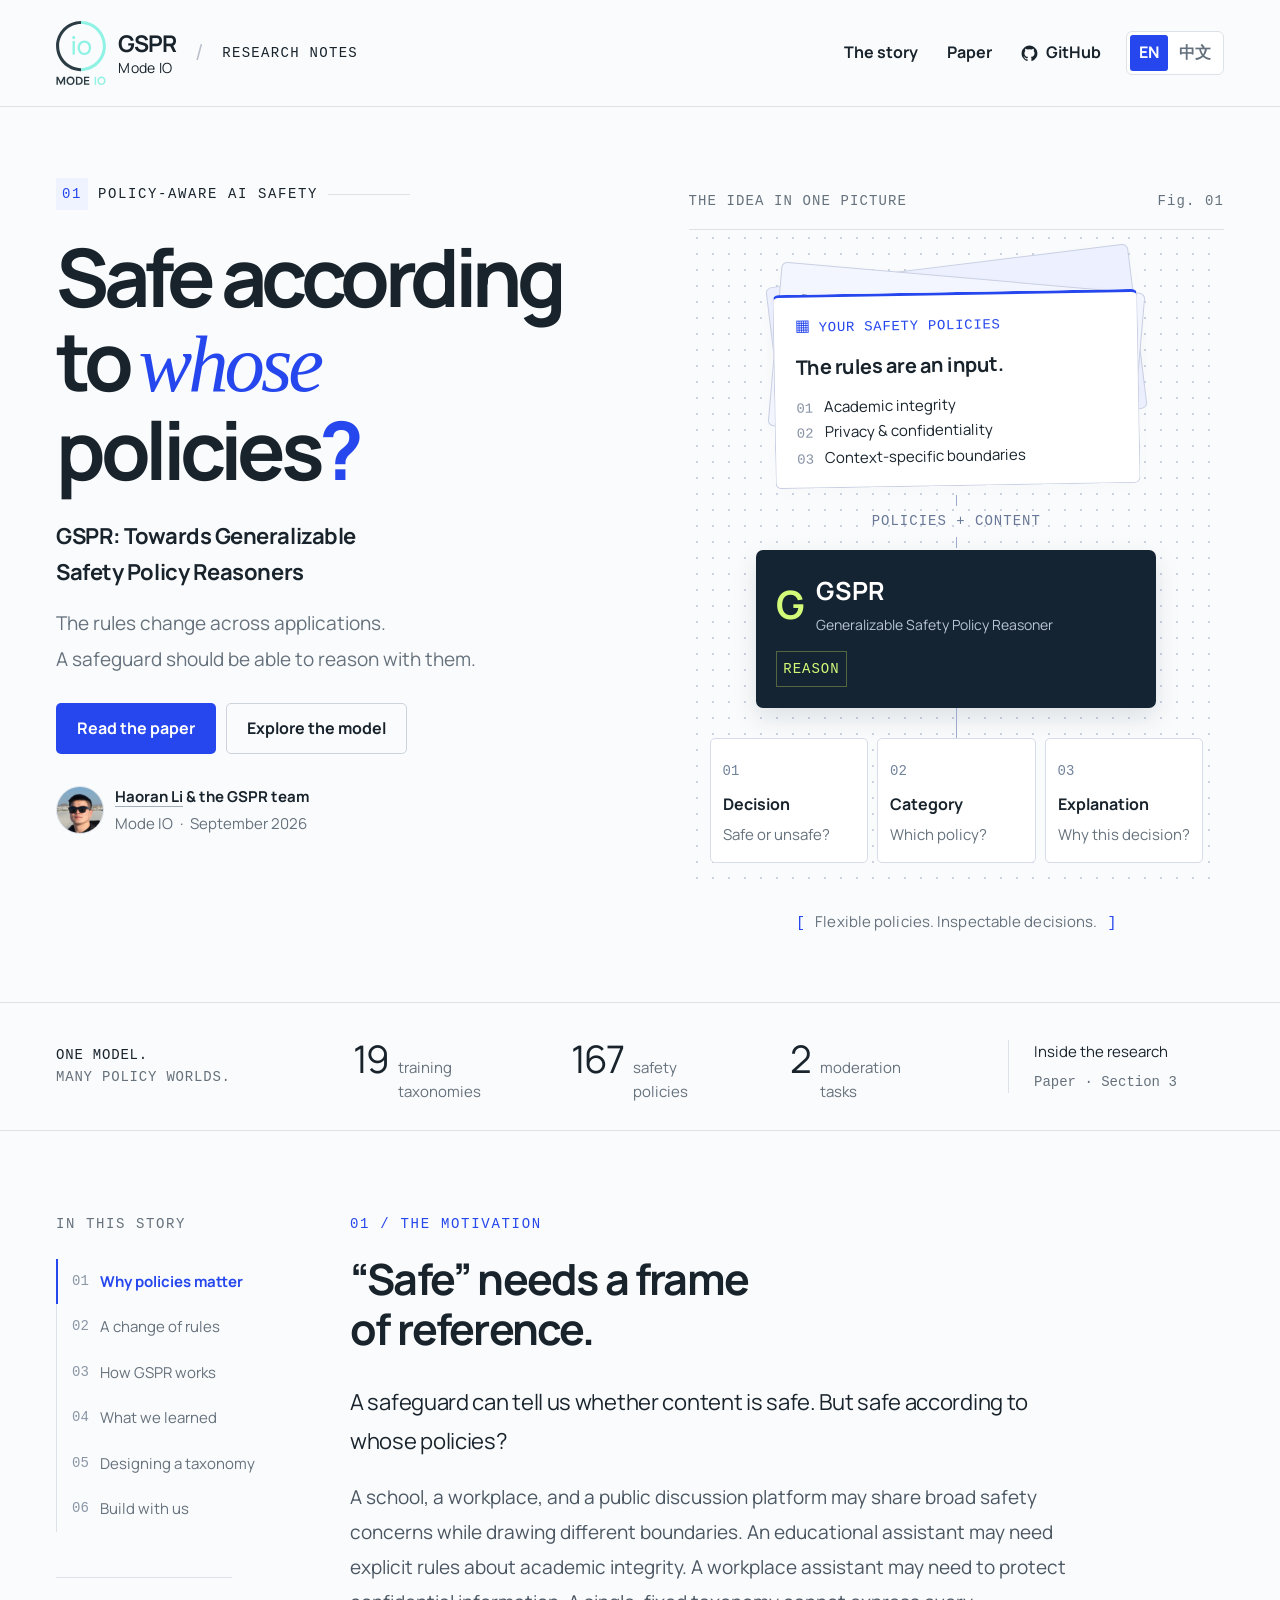
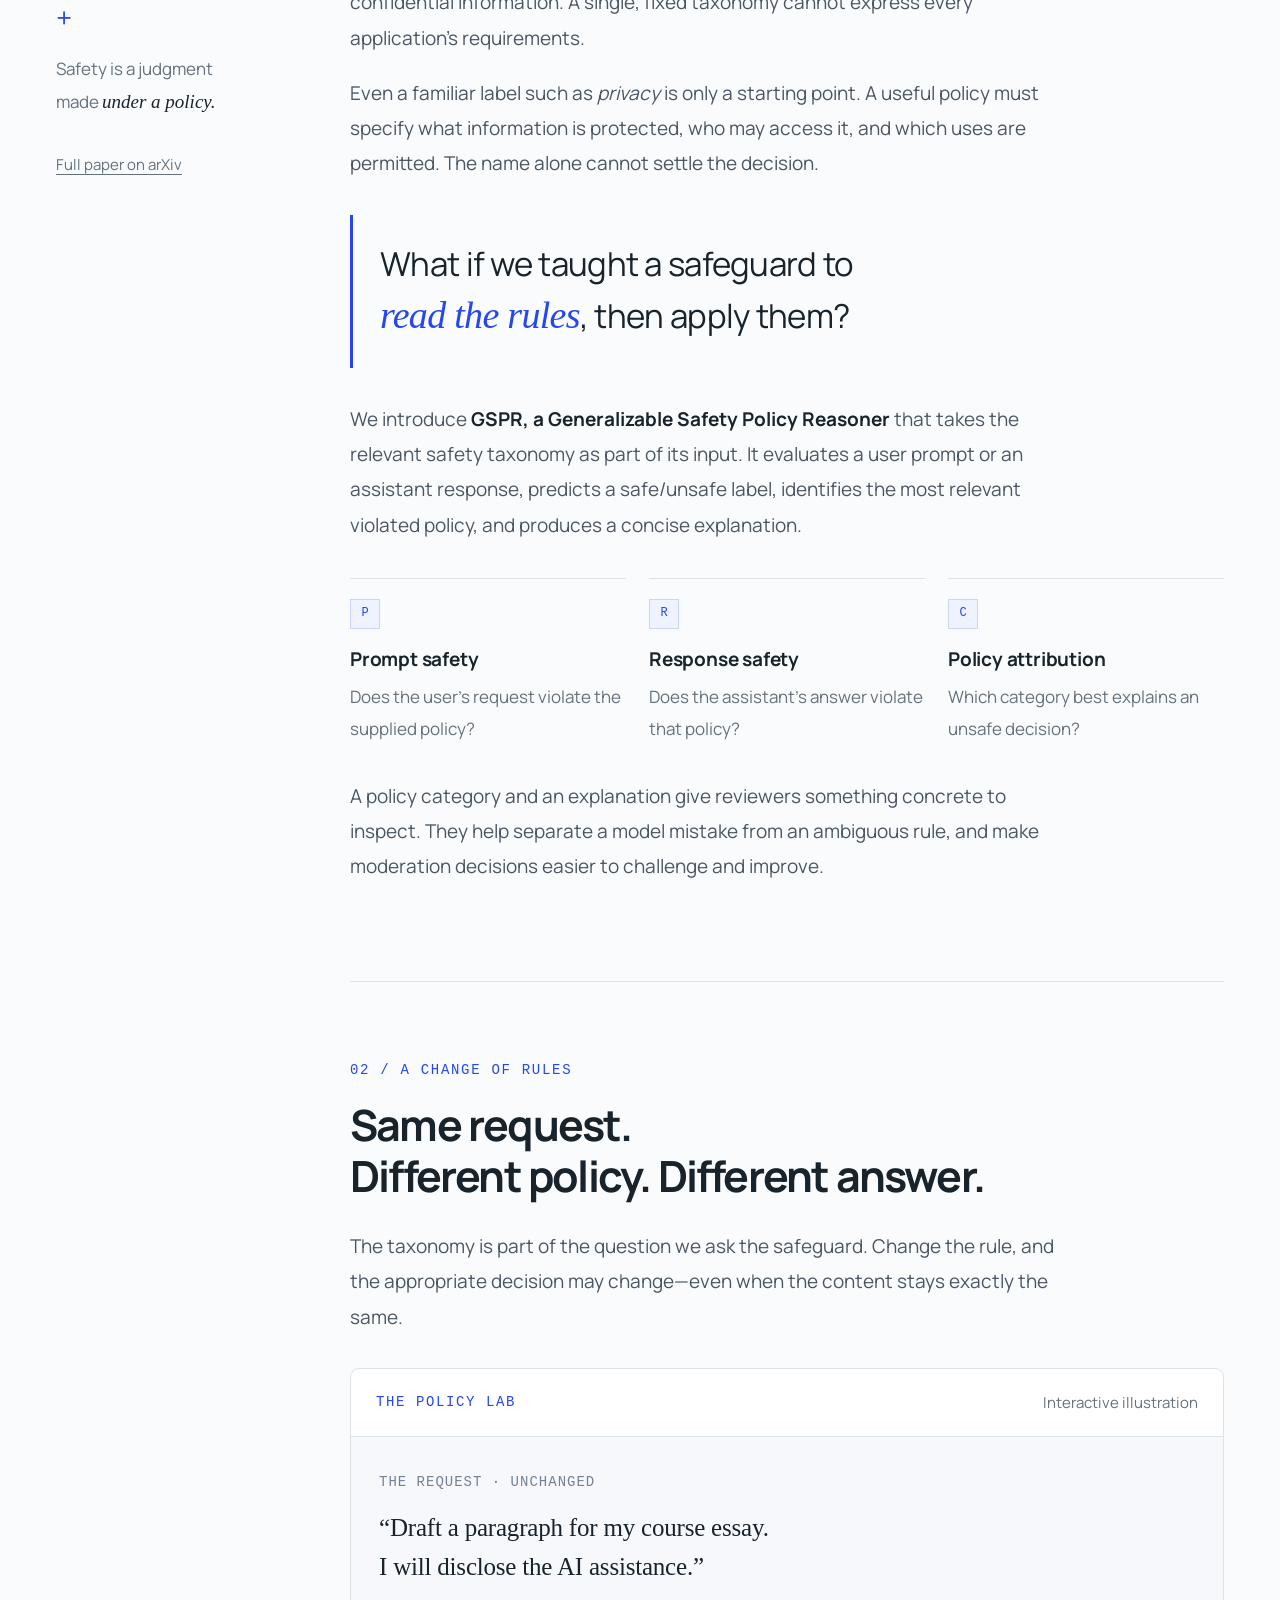
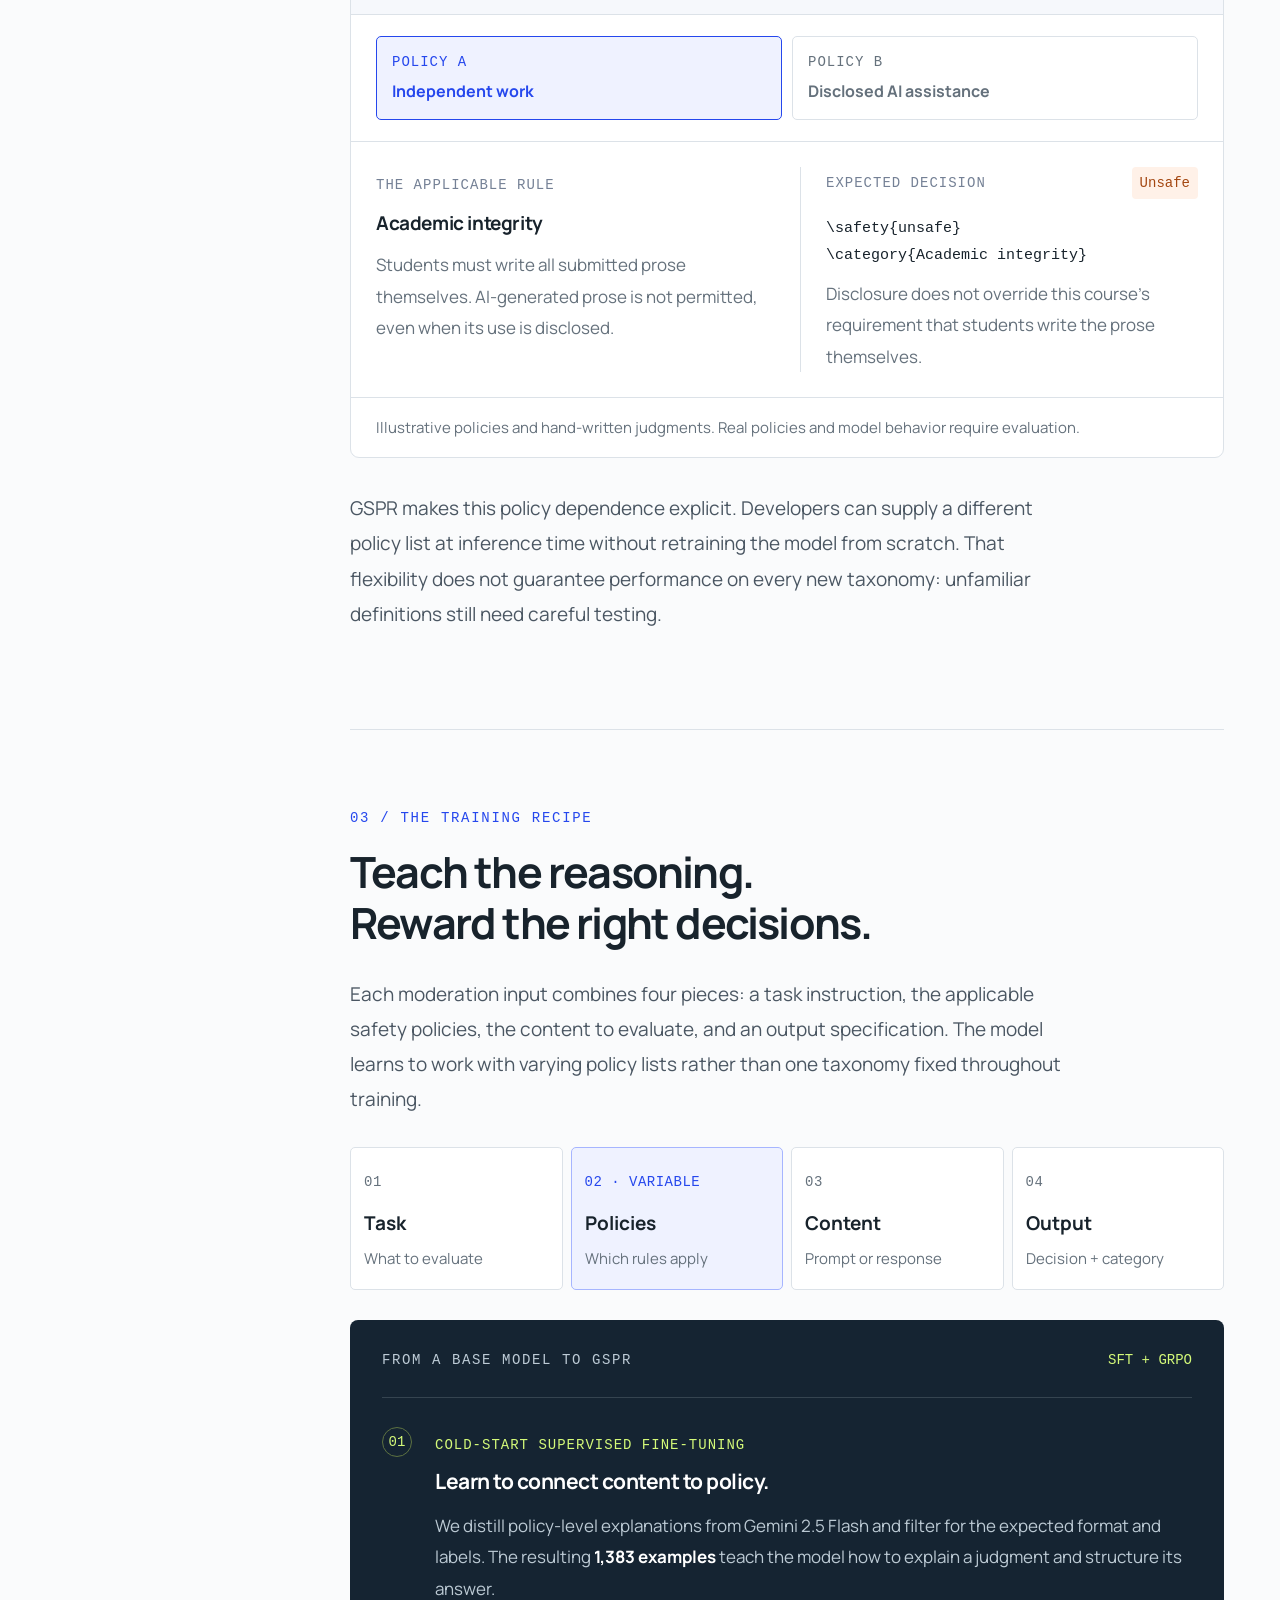
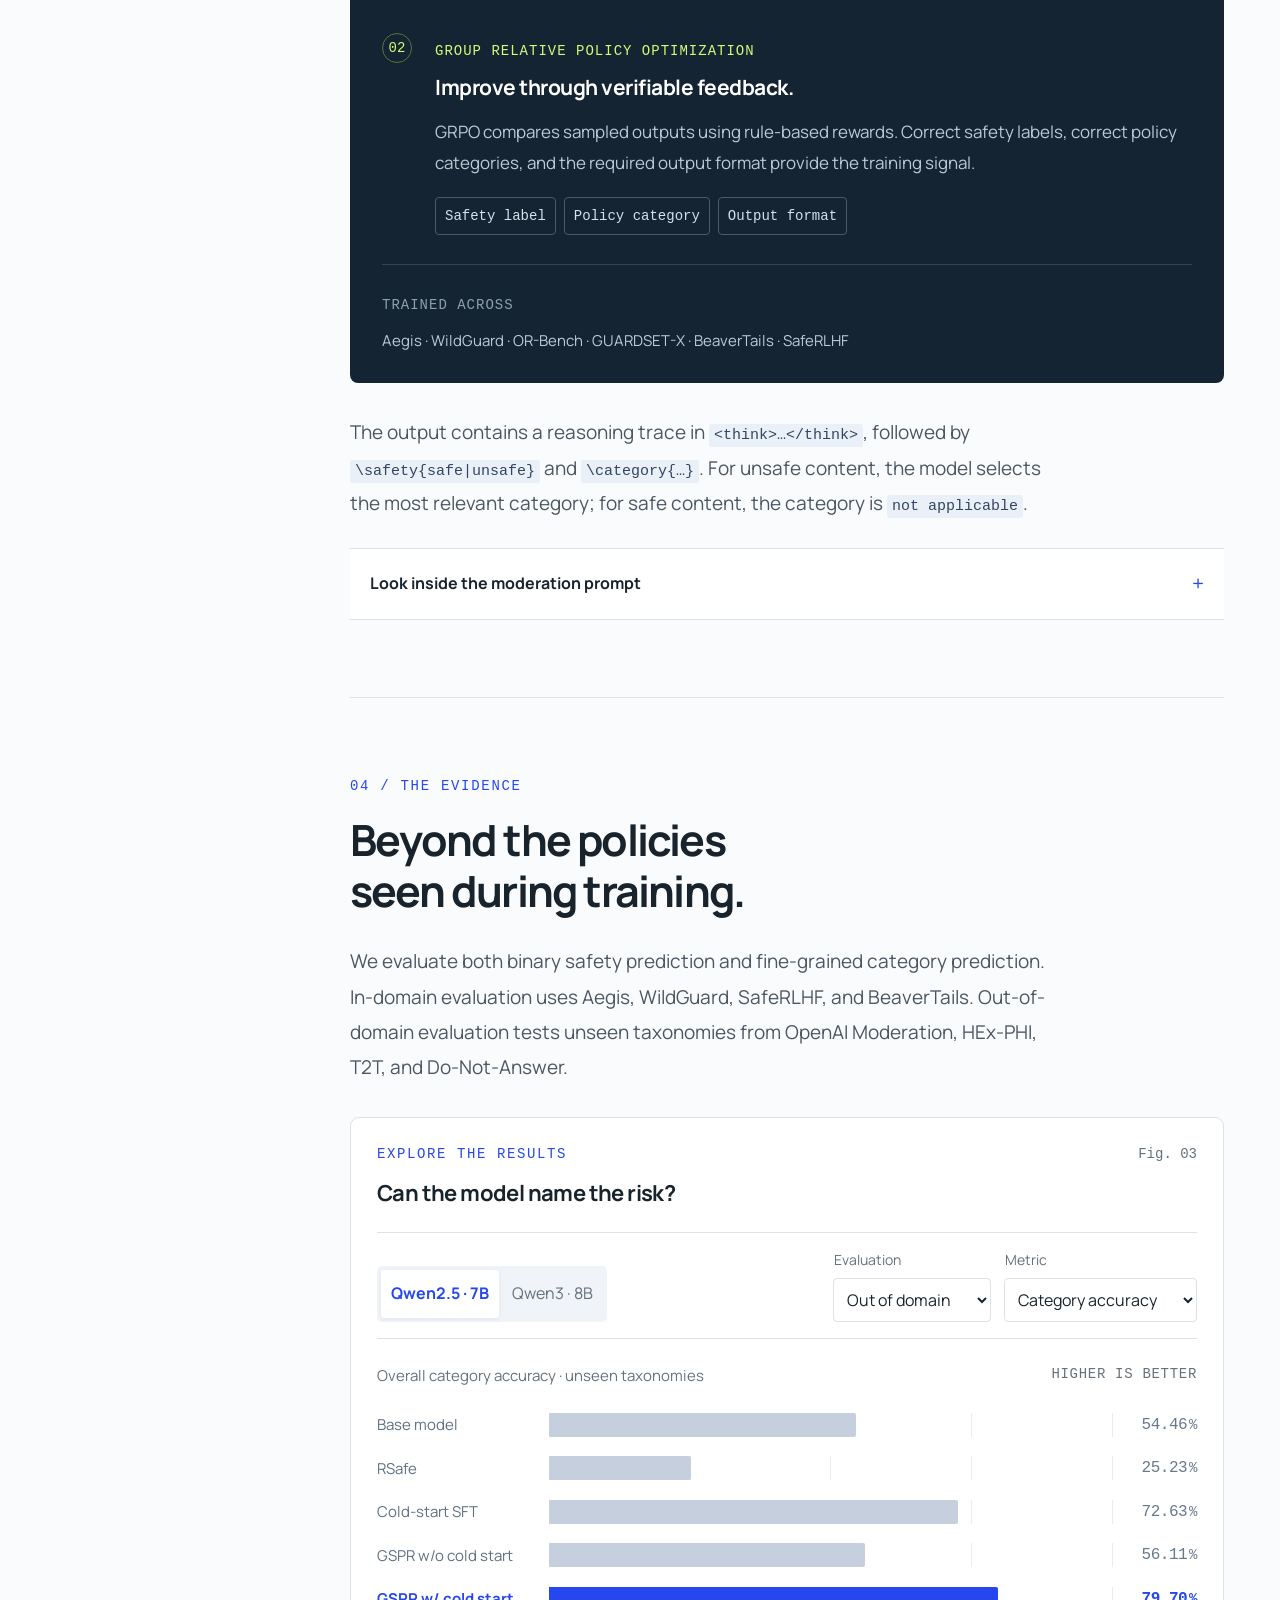
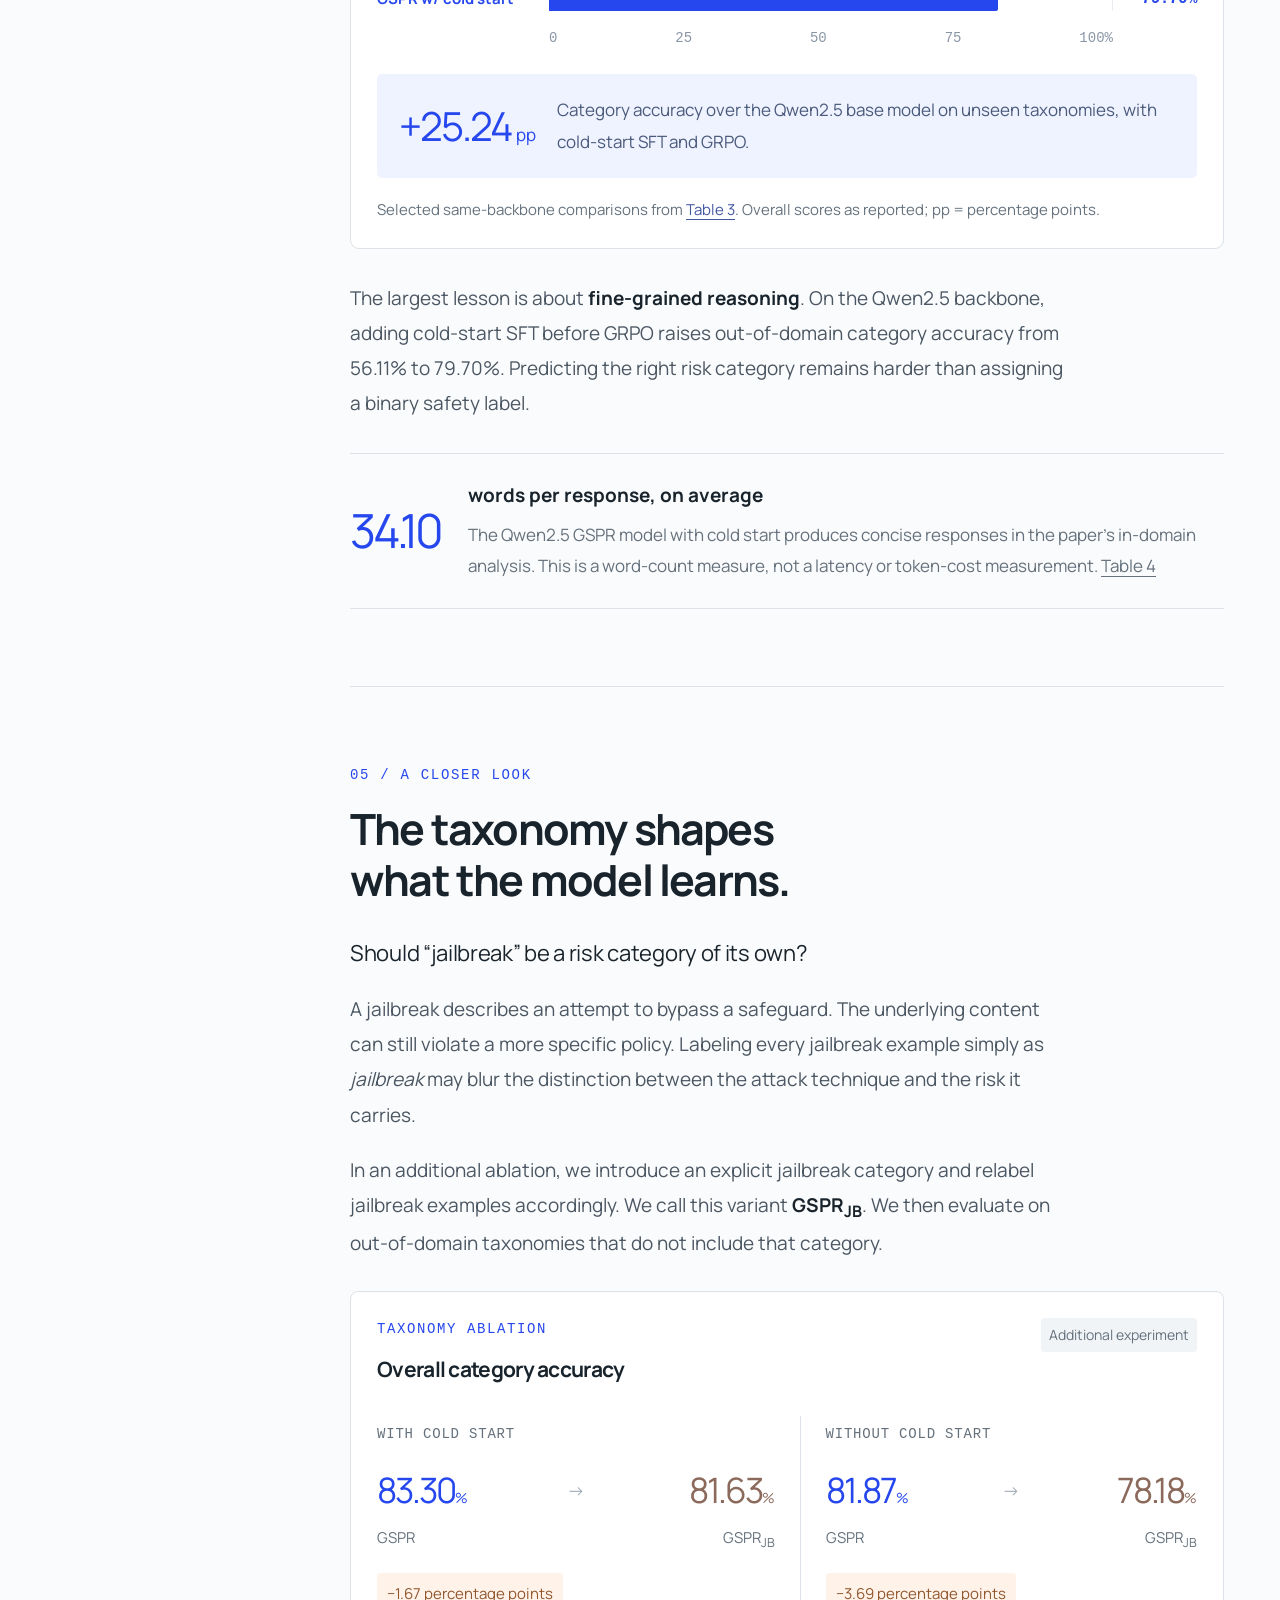
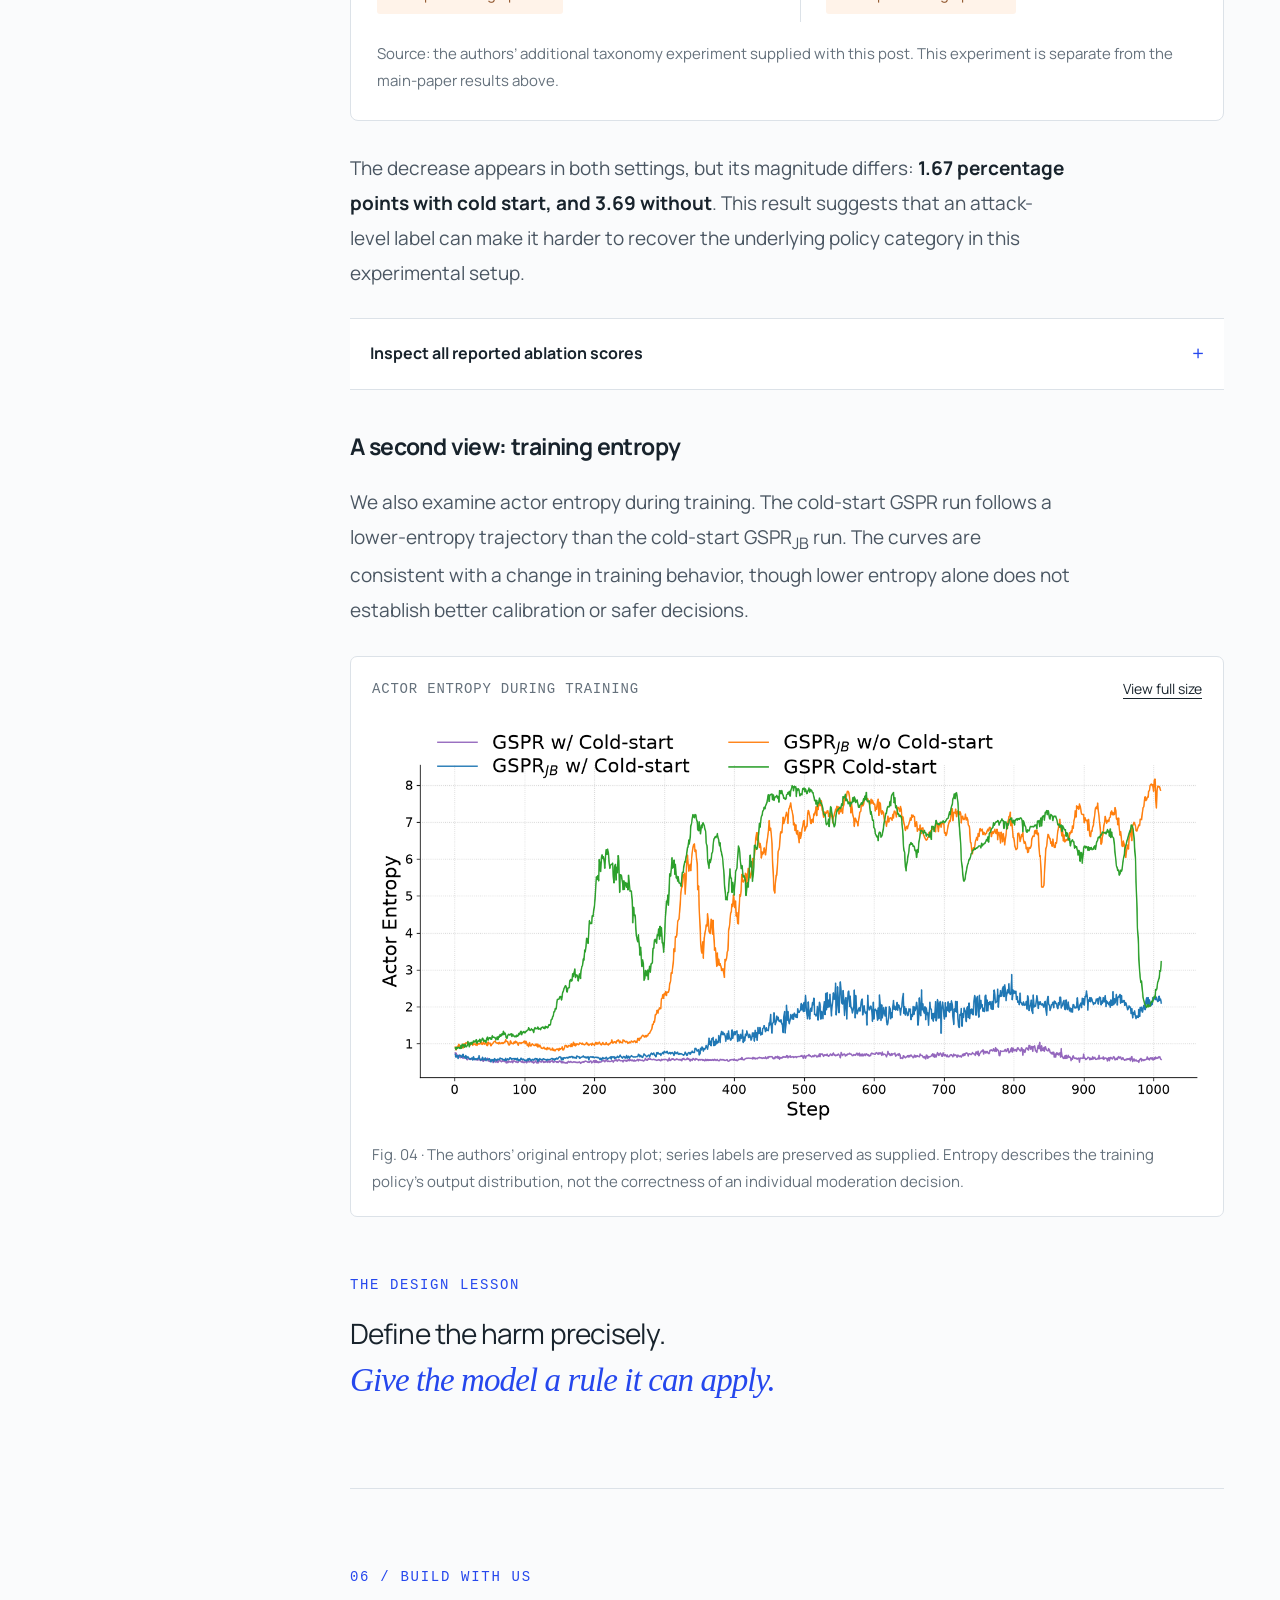
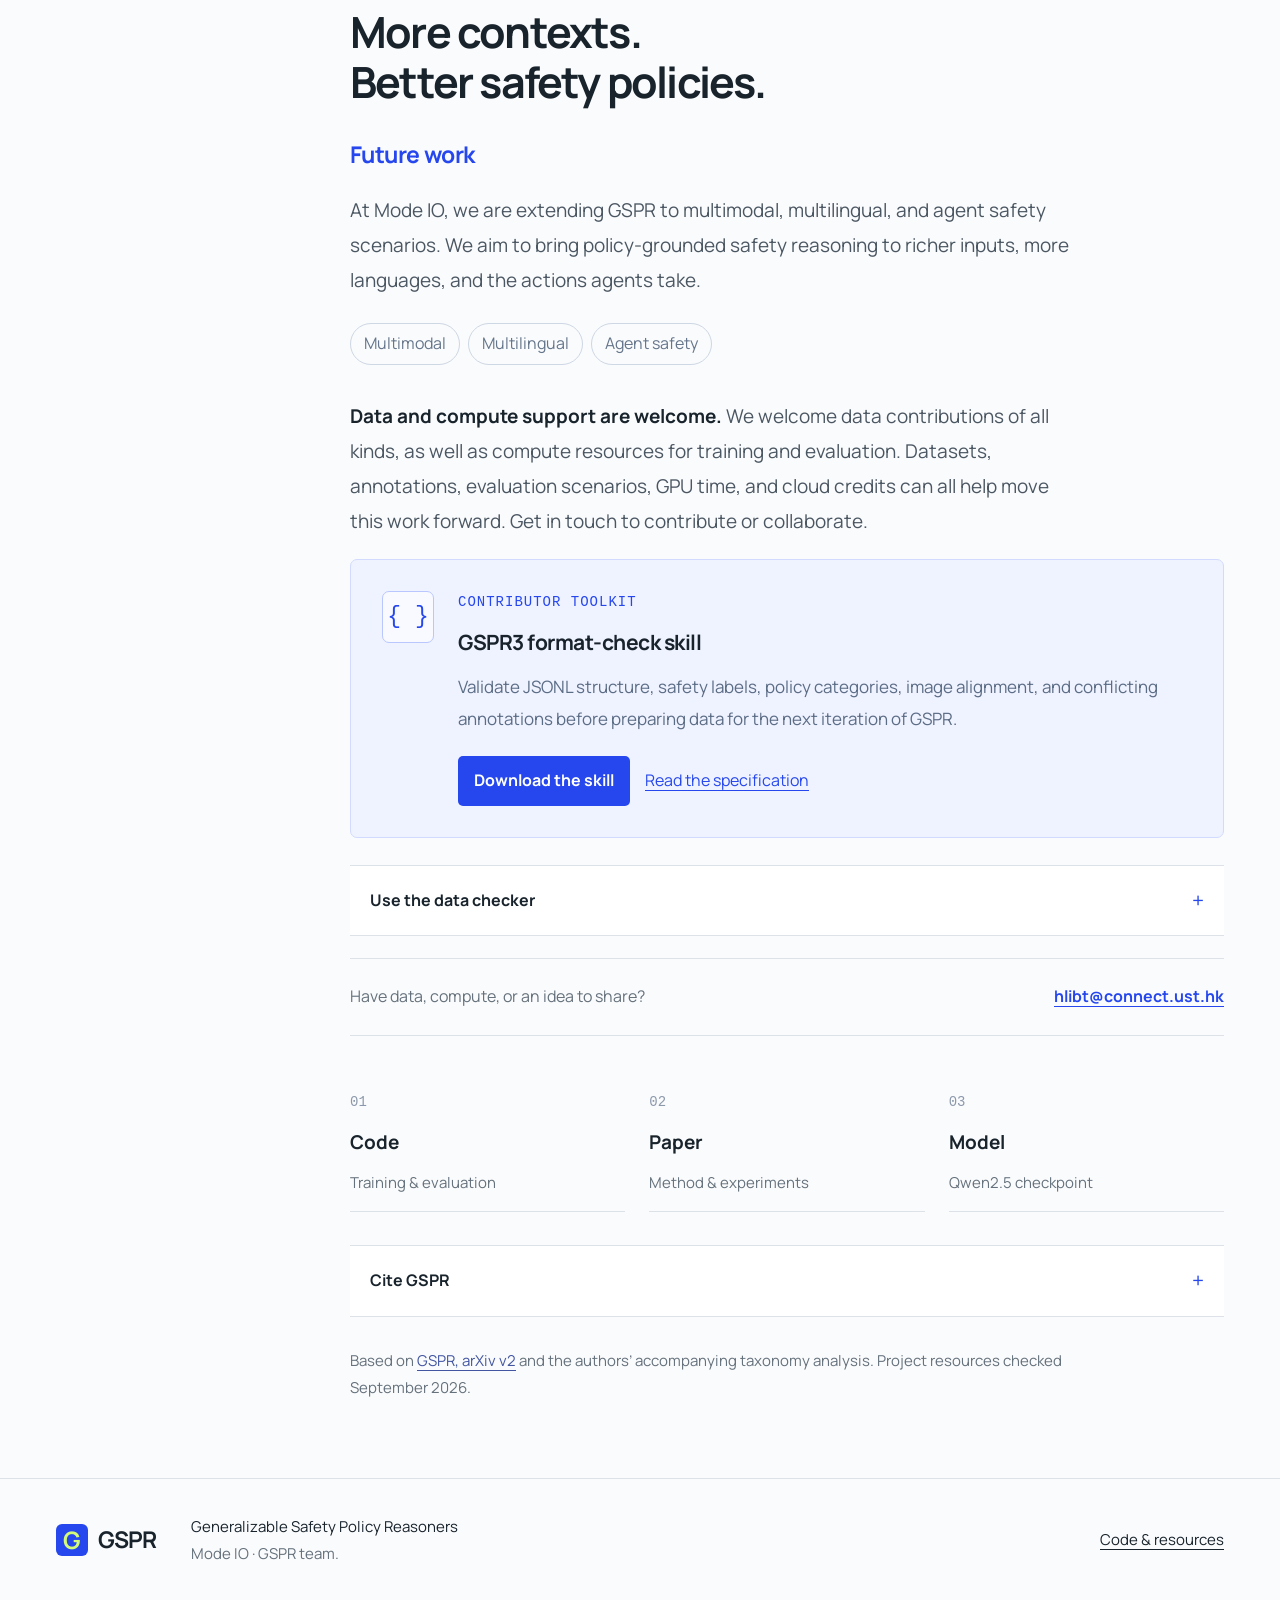
<file: docs/index.html>
<!doctype html>
<html lang="en">
<head>
  <meta charset="utf-8">
  <meta name="viewport" content="width=device-width, initial-scale=1">
  <meta name="theme-color" content="#2547ed">
  <title>GSPR — Safe according to whose policies?</title>
  <meta name="description" content="Meet GSPR, a Generalizable Safety Policy Reasoner. A research story about flexible safety policies, explainable moderation, and learning to generalize.">
  <meta property="og:type" content="article">
  <meta property="og:title" content="GSPR — Safe according to whose policies?">
  <meta property="og:description" content="Towards generalizable safety policy reasoners. Explore the idea, the training recipe, and the experiments.">
  <link rel="icon" type="image/svg+xml" href="data:image/svg+xml,%3Csvg xmlns='http://www.w3.org/2000/svg' viewBox='0 0 64 64'%3E%3Crect width='64' height='64' rx='14' fill='%232547ed'/%3E%3Cpath d='M44 19H24L17 26v19h27V32H31' fill='none' stroke='%23d4fa79' stroke-width='7'/%3E%3C/svg%3E">
  <link rel="alternate" hreflang="en" href="index.html">
  <link rel="alternate" hreflang="zh-CN" href="zh.html">
  <link rel="stylesheet" href="styles.css?v=20260929-avatar-fix">
  <script src="app.js" defer></script>
</head>
<body>
  <a class="skip-link" href="#story">Skip to the article</a>
  <div class="reading-progress" aria-hidden="true"><span id="reading-progress"></span></div>
  <header class="site-header">
    <div class="header-inner">
      <a class="brand company-brand" href="#top" aria-label="Mode IO · GSPR home"><img class="company-logo" src="assets/mode-io-logo.svg" width="309" height="394" alt="Mode IO logo"><span class="brand-copy"><span>GSPR</span><span class="brand-company">Mode IO</span></span><span class="brand-separator">/</span><span class="brand-detail">RESEARCH NOTES</span></a>
      <div class="header-actions"><nav aria-label="Main navigation"><a href="#story">The story</a><a href="https://arxiv.org/abs/2509.24418" target="_blank" rel="noopener noreferrer">Paper</a><a class="nav-github" href="https://github.com/HKUST-KnowComp/GSPR" target="_blank" rel="noopener noreferrer"><svg viewBox="0 0 24 24" aria-hidden="true"><path fill="currentColor" d="M12 .8a11.2 11.2 0 0 0-3.54 21.83c.56.1.76-.24.76-.54v-2.1c-3.13.68-3.79-1.33-3.79-1.33-.51-1.29-1.25-1.63-1.25-1.63-1.02-.7.08-.69.08-.69 1.13.08 1.72 1.16 1.72 1.16 1 1.71 2.62 1.22 3.27.93.1-.72.39-1.22.71-1.5-2.5-.28-5.12-1.25-5.12-5.56 0-1.23.44-2.24 1.15-3.03-.12-.28-.5-1.43.1-2.98 0 0 .94-.3 3.08 1.15a10.7 10.7 0 0 1 5.61 0c2.14-1.45 3.08-1.15 3.08-1.15.61 1.55.23 2.7.11 2.98.71.79 1.14 1.8 1.14 3.03 0 4.32-2.63 5.27-5.14 5.55.4.35.76 1.03.76 2.08v3.09c0 .3.2.65.77.54A11.2 11.2 0 0 0 12 .8Z"/></svg><span>GitHub</span></a></nav><div class="language-switch" role="group" aria-label="Language"><a class="language-option" href="index.html" lang="en" hreflang="en" aria-current="page" aria-label="Read in English">EN</a><a class="language-option" href="zh.html" lang="zh-CN" hreflang="zh-CN" aria-label="切换到中文">中文</a></div></div>
    </div>
  </header>
  <main id="top">
    <section class="hero page-width" aria-labelledby="hero-title">
      <div class="hero-copy">
        <div class="eyebrow"><span class="edition">01</span> POLICY-AWARE AI SAFETY <span class="edition-line"></span></div>
        <h1 id="hero-title">Safe according<br>to <em>whose</em><br>policies<span class="blue">?</span></h1>
        <p class="hero-subtitle">GSPR: Towards Generalizable<br>Safety Policy Reasoners</p>
        <p class="hero-description">The rules change across applications.<br>A safeguard should be able to reason with them.</p>
        <div class="hero-actions"><a class="button primary" href="https://arxiv.org/abs/2509.24418" target="_blank" rel="noopener noreferrer">Read the paper</a><a class="button secondary" href="https://huggingface.co/teapotlid/GSPR_Qwen2.5" target="_blank" rel="noopener noreferrer">Explore the model</a></div>
        <div class="hero-byline"><a class="author-avatar" href="https://teapotliid.github.io/" target="_blank" rel="noopener noreferrer" aria-label="Visit Haoran Li’s homepage" style="position:relative;display:inline-block;width:48px;height:48px;min-width:48px;max-width:48px;min-height:48px;max-height:48px;flex:0 0 48px;overflow:hidden;border-radius:50%;vertical-align:middle"><img src="assets/haoran-li.jpg" width="48" height="48" alt="Haoran Li" decoding="async" style="position:absolute;display:block;width:192px;height:144px;max-width:none;left:-107.52px;top:-45.12px"></a><span><strong><a class="author-link" href="https://teapotliid.github.io/" target="_blank" rel="noopener noreferrer">Haoran Li</a> &amp; the GSPR team</strong><br>Mode IO <span class="meta-dot">·</span> September 2026</span></div>
      </div>
      <div class="hero-visual">
        <div class="diagram-caption"><span>THE IDEA IN ONE PICTURE</span><span>Fig. 01</span></div>
        <div class="policy-diagram" role="img" aria-label="Different supplied safety policies feed into GSPR together with the content. GSPR produces a safety decision, a policy category, and an explanation.">
          <div class="policy-stack"><div class="policy-sheet sheet-back"><span>WORKPLACE POLICY</span><i></i><i></i></div><div class="policy-sheet sheet-mid"><span>PLATFORM POLICY</span><i></i><i></i></div><div class="policy-sheet sheet-front"><span class="sheet-top"><span class="mini-grid" aria-hidden="true">▦</span> YOUR SAFETY POLICIES</span><b>The rules are an input.</b><span class="policy-item"><span>01</span> Academic integrity</span><span class="policy-item"><span>02</span> Privacy & confidentiality</span><span class="policy-item"><span>03</span> Context-specific boundaries</span></div></div>
          <div class="connector connector-one"><span></span><small>POLICIES + CONTENT</small><span></span></div>
          <div class="reasoner"><div class="reasoner-icon" aria-hidden="true">G</div><div><b>GSPR</b><span>Generalizable Safety Policy Reasoner</span></div><span class="reasoner-tag">REASON</span></div>
          <div class="connector connector-two"><span></span></div>
          <div class="outputs"><div><span class="output-number">01</span><b>Decision</b><small>Safe or unsafe?</small></div><div><span class="output-number">02</span><b>Category</b><small>Which policy?</small></div><div><span class="output-number">03</span><b>Explanation</b><small>Why this decision?</small></div></div>
        </div>
        <div class="visual-footnote"><span class="bracket">[</span> Flexible policies. Inspectable decisions. <span class="bracket">]</span></div>
      </div>
    </section>
    <div class="fact-strip page-width" aria-label="GSPR at a glance"><div class="fact-heading">ONE MODEL.<br><span>MANY POLICY WORLDS.</span></div><div><strong>19</strong><span>training taxonomies</span></div><div><strong>167</strong><span>safety policies</span></div><div><strong>2</strong><span>moderation tasks</span></div><a href="https://arxiv.org/html/2509.24418v2#S3" target="_blank" rel="noopener noreferrer">Inside the research<span>Paper · Section 3</span></a></div>
    <div class="article-layout page-width" id="story">
      <aside class="contents"><div class="contents-inner"><p class="eyebrow">IN THIS STORY</p><nav aria-label="Table of contents"><a href="#why" class="active"><span>01</span> Why policies matter</a><a href="#policy-lab"><span>02</span> A change of rules</a><a href="#method"><span>03</span> How GSPR works</a><a href="#results"><span>04</span> What we learned</a><a href="#taxonomy"><span>05</span> Designing a taxonomy</a><a href="#join"><span>06</span> Build with us</a></nav><div class="sidebar-note"><span class="small-cross" aria-hidden="true">+</span><p>Safety is a judgment<br>made <em>under a policy.</em></p></div><a class="sidebar-paper" href="https://arxiv.org/abs/2509.24418" target="_blank" rel="noopener noreferrer">Full paper on arXiv</a></div></aside>
      <article>
        <details class="mobile-contents"><summary>In this story<span aria-hidden="true">+</span></summary><nav aria-label="Mobile table of contents"><a href="#why">01 · Why policies matter</a><a href="#policy-lab">02 · A change of rules</a><a href="#method">03 · How GSPR works</a><a href="#results">04 · What we learned</a><a href="#taxonomy">05 · Designing a taxonomy</a><a href="#join">06 · Build with us</a></nav></details>
        <section id="why" class="article-section">
          <p class="section-kicker">01 / THE MOTIVATION</p>
          <h2>“Safe” needs a frame<br>of reference.</h2>
          <p class="lead">A safeguard can tell us whether content is safe. But safe according to whose policies?</p>
          <p>A school, a workplace, and a public discussion platform may share broad safety concerns while drawing different boundaries. An educational assistant may need explicit rules about academic integrity. A workplace assistant may need to protect confidential information. A single, fixed taxonomy cannot express every application’s requirements.</p>
          <p>Even a familiar label such as <em>privacy</em> is only a starting point. A useful policy must specify what information is protected, who may access it, and which uses are permitted. The name alone cannot settle the decision.</p>
          <blockquote>What if we taught a safeguard to<br><em>read the rules</em>, then apply them?</blockquote>
          <p>We introduce <strong>GSPR, a Generalizable Safety Policy Reasoner</strong> that takes the relevant safety taxonomy as part of its input. It evaluates a user prompt or an assistant response, predicts a safe/unsafe label, identifies the most relevant violated policy, and produces a concise explanation.</p>
          <div class="task-grid"><div><span class="task-icon">P</span><h3>Prompt safety</h3><p>Does the user’s request violate the supplied policy?</p></div><div><span class="task-icon">R</span><h3>Response safety</h3><p>Does the assistant’s answer violate that policy?</p></div><div><span class="task-icon">C</span><h3>Policy attribution</h3><p>Which category best explains an unsafe decision?</p></div></div>
          <p>A policy category and an explanation give reviewers something concrete to inspect. They help separate a model mistake from an ambiguous rule, and make moderation decisions easier to challenge and improve.</p>
        </section>
        <section id="policy-lab" class="article-section">
          <p class="section-kicker">02 / A CHANGE OF RULES</p>
          <h2>Same request.<br>Different policy. Different answer.</h2>
          <p>The taxonomy is part of the question we ask the safeguard. Change the rule, and the appropriate decision may change—even when the content stays exactly the same.</p>
          <div class="policy-lab">
            <div class="lab-topline"><span class="eyebrow">THE POLICY LAB</span><span class="lab-label">Interactive illustration</span></div>
            <div class="lab-prompt"><span class="code-label">THE REQUEST · UNCHANGED</span><p>“Draft a paragraph for my course essay. <br>I will disclose the AI assistance.”</p></div>
            <div class="policy-choices" role="group" aria-label="Select an illustrative course policy"><button class="policy-choice selected" data-policy="independent" aria-pressed="true"><span>POLICY A</span>Independent work</button><button class="policy-choice" data-policy="disclosed" aria-pressed="false"><span>POLICY B</span>Disclosed AI assistance</button></div>
            <div class="lab-grid"><div class="lab-policy"><span class="code-label">THE APPLICABLE RULE</span><h3>Academic integrity</h3><p id="policy-description">Students must write all submitted prose themselves. AI-generated prose is not permitted, even when its use is disclosed.</p></div><div class="lab-output" aria-live="polite" aria-atomic="true"><div class="output-heading"><span class="code-label">EXPECTED DECISION</span><span id="decision-badge" class="decision-badge unsafe">Unsafe</span></div><code id="decision-code">\safety{unsafe}<br>\category{Academic integrity}</code><p id="policy-explanation">Disclosure does not override this course’s requirement that students write the prose themselves.</p></div></div>
            <p class="lab-disclaimer">Illustrative policies and hand-written judgments. Real policies and model behavior require evaluation.</p>
          </div>
          <p>GSPR makes this policy dependence explicit. Developers can supply a different policy list at inference time without retraining the model from scratch. That flexibility does not guarantee performance on every new taxonomy: unfamiliar definitions still need careful testing.</p>
        </section>

        <section id="method" class="article-section">
          <p class="section-kicker">03 / THE TRAINING RECIPE</p>
          <h2>Teach the reasoning.<br>Reward the right decisions.</h2>
          <p>Each moderation input combines four pieces: a task instruction, the applicable safety policies, the content to evaluate, and an output specification. The model learns to work with varying policy lists rather than one taxonomy fixed throughout training.</p>
          <div class="prompt-anatomy" aria-label="The four components of a GSPR input"><div><span>01</span><b>Task</b><small>What to evaluate</small></div><div class="variable"><span>02 · VARIABLE</span><b>Policies</b><small>Which rules apply</small></div><div><span>03</span><b>Content</b><small>Prompt or response</small></div><div><span>04</span><b>Output</b><small>Decision + category</small></div></div>
          <div class="training-panel">
            <div class="training-heading"><span class="eyebrow">FROM A BASE MODEL TO GSPR</span><span class="training-mini">SFT + GRPO</span></div>
            <div class="training-step"><span class="step-number">01</span><div><span class="training-stage">COLD-START SUPERVISED FINE-TUNING</span><h3>Learn to connect content to policy.</h3><p>We distill policy-level explanations from Gemini 2.5 Flash and filter for the expected format and labels. The resulting <strong>1,383 examples</strong> teach the model how to explain a judgment and structure its answer.</p></div></div>
            <div class="training-step"><span class="step-number">02</span><div><span class="training-stage">GROUP RELATIVE POLICY OPTIMIZATION</span><h3>Improve through verifiable feedback.</h3><p>GRPO compares sampled outputs using rule-based rewards. Correct safety labels, correct policy categories, and the required output format provide the training signal.</p><div class="reward-tags"><span>Safety label</span><span>Policy category</span><span>Output format</span></div></div></div>
            <div class="training-bottom"><span>TRAINED ACROSS</span><p>Aegis · WildGuard · OR-Bench · GUARDSET-X · BeaverTails · SafeRLHF</p></div>
          </div>
          <p>The output contains a reasoning trace in <code>&lt;think&gt;…&lt;/think&gt;</code>, followed by <code>\safety{safe|unsafe}</code> and <code>\category{…}</code>. For unsafe content, the model selects the most relevant category; for safe content, the category is <code>not applicable</code>.</p>
          <details class="figure-details"><summary>Look inside the moderation prompt<span class="details-icon" aria-hidden="true">+</span></summary><figure><a href="assets/image1.png" target="_blank" rel="noopener noreferrer" aria-label="Open the original prompt template figure at full size"><img src="assets/image1.png" width="1118" height="596" loading="lazy" alt="GSPR input prompt template annotated with its four parts: task instructions, flexible safety policies, user input, and output requirements."></a><figcaption>Fig. 02 · The prompt structure supplied with this post. <a href="https://arxiv.org/html/2509.24418v2#A4.T11" target="_blank" rel="noopener noreferrer">See the full prompt templates in the paper.</a></figcaption></figure></details>
        </section>

        <section id="results" class="article-section">
          <p class="section-kicker">04 / THE EVIDENCE</p>
          <h2>Beyond the policies<br>seen during training.</h2>
          <p>We evaluate both binary safety prediction and fine-grained category prediction. In-domain evaluation uses Aegis, WildGuard, SafeRLHF, and BeaverTails. Out-of-domain evaluation tests unseen taxonomies from OpenAI Moderation, HEx-PHI, T2T, and Do-Not-Answer.</p>
          <div class="results-panel">
            <div class="results-heading"><div><span class="eyebrow">EXPLORE THE RESULTS</span><h3 id="results-question">Can the model name the risk?</h3></div><span class="figure-index">Fig. 03</span></div>
            <div class="chart-controls"><div class="model-switch" role="group" aria-label="Base model"><button data-model="qwen25" class="selected" aria-pressed="true">Qwen2.5 · 7B</button><button data-model="qwen3" aria-pressed="false">Qwen3 · 8B</button></div><label><span>Evaluation</span><select id="evaluation-select"><option value="ood">Out of domain</option><option value="id">In domain</option></select></label><label><span>Metric</span><select id="metric-select"><option value="category">Category accuracy</option><option value="safety">Safety accuracy</option></select></label></div>
            <div class="chart-context"><span id="chart-description">Overall category accuracy · unseen taxonomies</span><span>HIGHER IS BETTER</span></div>
            <div id="result-chart" class="bar-chart" aria-label="Overall category accuracy on unseen taxonomies">
              <div class="bar-row"><span class="bar-label">Base model</span><div class="bar-track"><span style="width:54.46%"></span></div><b>54.46<span>%</span></b></div>
              <div class="bar-row"><span class="bar-label">RSafe</span><div class="bar-track"><span style="width:25.23%"></span></div><b>25.23<span>%</span></b></div>
              <div class="bar-row"><span class="bar-label">Cold-start SFT</span><div class="bar-track"><span style="width:72.63%"></span></div><b>72.63<span>%</span></b></div>
              <div class="bar-row"><span class="bar-label">GSPR w/o cold start</span><div class="bar-track"><span style="width:56.11%"></span></div><b>56.11<span>%</span></b></div>
              <div class="bar-row featured"><span class="bar-label">GSPR w/ cold start</span><div class="bar-track"><span style="width:79.7%"></span></div><b>79.70<span>%</span></b></div>
            </div>
            <div class="chart-axis" aria-hidden="true"><span>0</span><span>25</span><span>50</span><span>75</span><span>100%</span></div>
            <div class="result-insight" aria-live="polite" aria-atomic="true"><strong id="chart-gain">+25.24<span>pp</span></strong><p id="chart-insight">Category accuracy over the Qwen2.5 base model on unseen taxonomies, with cold-start SFT and GRPO.</p></div>
            <p class="chart-source" id="chart-source">Selected same-backbone comparisons from <a href="https://arxiv.org/html/2509.24418v2#S4.T3" target="_blank" rel="noopener noreferrer">Table 3</a>. Overall scores as reported; pp = percentage points.</p>
          </div>
          <p>The largest lesson is about <strong>fine-grained reasoning</strong>. On the Qwen2.5 backbone, adding cold-start SFT before GRPO raises out-of-domain category accuracy from 56.11% to 79.70%. Predicting the right risk category remains harder than assigning a binary safety label.</p>
          <div class="evidence-note"><span class="evidence-number">34.10</span><div><strong>words per response, on average</strong><p>The Qwen2.5 GSPR model with cold start produces concise responses in the paper’s in-domain analysis. This is a word-count measure, not a latency or token-cost measurement. <a href="https://arxiv.org/html/2509.24418v2#S4.T4" target="_blank" rel="noopener noreferrer">Table 4</a></p></div></div>
        </section>

        <section id="taxonomy" class="article-section">
          <p class="section-kicker">05 / A CLOSER LOOK</p>
          <h2>The taxonomy shapes<br>what the model learns.</h2>
          <p class="lead">Should “jailbreak” be a risk category of its own?</p>
          <p>A jailbreak describes an attempt to bypass a safeguard. The underlying content can still violate a more specific policy. Labeling every jailbreak example simply as <em>jailbreak</em> may blur the distinction between the attack technique and the risk it carries.</p>
          <p>In an additional ablation, we introduce an explicit jailbreak category and relabel jailbreak examples accordingly. We call this variant <strong>GSPR<sub>JB</sub></strong>. We then evaluate on out-of-domain taxonomies that do not include that category.</p>
          <div class="ablation-panel"><div class="ablation-head"><div><span class="eyebrow">TAXONOMY ABLATION</span><h3>Overall category accuracy</h3></div><span class="experiment-tag">Additional experiment</span></div><div class="ablation-comparison"><div><span class="comparison-label">WITH COLD START</span><div class="comparison-values"><b>83.30<small>%</small></b><span class="comparison-symbol">→</span><b class="variant">81.63<small>%</small></b></div><div class="comparison-models"><span>GSPR</span><span>GSPR<sub>JB</sub></span></div><span class="drop-label">−1.67 percentage points</span></div><div><span class="comparison-label">WITHOUT COLD START</span><div class="comparison-values"><b>81.87<small>%</small></b><span class="comparison-symbol">→</span><b class="variant">78.18<small>%</small></b></div><div class="comparison-models"><span>GSPR</span><span>GSPR<sub>JB</sub></span></div><span class="drop-label">−3.69 percentage points</span></div></div><p class="chart-source">Source: the authors’ additional taxonomy experiment supplied with this post. This experiment is separate from the main-paper results above.</p></div>
          <p>The decrease appears in both settings, but its magnitude differs: <strong>1.67 percentage points with cold start, and 3.69 without</strong>. This result suggests that an attack-level label can make it harder to recover the underlying policy category in this experimental setup.</p>
          <details class="figure-details"><summary>Inspect all reported ablation scores<span class="details-icon" aria-hidden="true">+</span></summary><div class="table-scroll" tabindex="0" role="region" aria-label="Taxonomy ablation scores, scroll horizontally to see all metrics"><table class="ablation-table"><caption>Out-of-domain ablation · S-Acc / S-F1 / C-Acc (%)</caption><thead><tr><th scope="col">Model</th><th scope="col">OpenAI Moderation</th><th scope="col">HEx-PHI</th><th scope="col">T2T</th><th scope="col">Do-Not-Answer</th><th scope="col">Overall</th></tr></thead><tbody><tr><th scope="row">GSPR w/o cold start</th><td>85.00 / 76.91 / 83.50</td><td>97.59 / 98.78 / 63.45</td><td>99.29 / 99.41 / 90.85</td><td>91.68 / 37.10 / 89.67</td><td>93.39 / 78.05 / <b>81.87</b></td></tr><tr><th scope="row">GSPR w/ cold start</th><td>84.76 / 76.43 / 83.00</td><td>98.62 / 99.31 / 67.59</td><td>99.34 / 99.45 / 92.22</td><td>92.01 / 36.97 / 90.42</td><td>93.68 / 78.04 / <b>83.30</b></td></tr><tr><th scope="row">GSPR<sub>JB</sub> w/o cold start</th><td>80.53 / 72.57 / 82.62</td><td>95.86 / 97.89 / 55.17</td><td>99.24 / 99.36 / 84.74</td><td>91.48 / 38.46 / 90.20</td><td>91.78 / 77.07 / <b>78.18</b></td></tr><tr><th scope="row">GSPR<sub>JB</sub> w/ cold start</th><td>85.53 / 77.27 / 83.00</td><td>97.93 / 98.95 / 62.76</td><td>99.24 / 99.36 / 90.35</td><td>91.91 / 36.67 / 90.42</td><td>93.65 / 78.06 / <b>81.63</b></td></tr></tbody></table></div><p class="detail-source"><a href="assets/image2.png" target="_blank" rel="noopener noreferrer">View the original table image</a>. Scores are transcribed from the authors’ figure; overall values are retained as reported.</p></details>
          <h3 class="prose-heading">A second view: training entropy</h3>
          <p>We also examine actor entropy during training. The cold-start GSPR run follows a lower-entropy trajectory than the cold-start GSPR<sub>JB</sub> run. The curves are consistent with a change in training behavior, though lower entropy alone does not establish better calibration or safer decisions.</p>
          <figure class="entropy-figure"><div class="figure-topline"><span class="eyebrow">ACTOR ENTROPY DURING TRAINING</span><a href="assets/image3.png" target="_blank" rel="noopener noreferrer">View full size</a></div><a href="assets/image3.png" target="_blank" rel="noopener noreferrer" aria-label="Open the original training entropy chart at full size"><img src="assets/image3.png" width="1419" height="695" loading="lazy" alt="Original training plot over roughly 1,000 steps. The purple GSPR with cold-start curve stays below the blue jailbreak-category with cold-start curve; orange and green curves rise much higher. Original series labels are preserved."></a><figcaption>Fig. 04 · The authors’ original entropy plot; series labels are preserved as supplied. Entropy describes the training policy’s output distribution, not the correctness of an individual moderation decision.</figcaption></figure>
          <div class="takeaway"><span class="eyebrow">THE DESIGN LESSON</span><p>Define the harm precisely.<br><em>Give the model a rule it can apply.</em></p></div>
        </section>

        <section id="join" class="article-section join-section">
          <p class="section-kicker">06 / BUILD WITH US</p>
          <h2>More contexts.<br>Better safety policies.</h2>
          <h3 class="prose-heading future-heading">Future work</h3>
          <p>At Mode IO, we are extending GSPR to multimodal, multilingual, and agent safety scenarios. We aim to bring policy-grounded safety reasoning to richer inputs, more languages, and the actions agents take.</p>
          <div class="join-tags"><span>Multimodal</span><span>Multilingual</span><span>Agent safety</span></div>
          <p><strong>Data and compute support are welcome.</strong> We welcome data contributions of all kinds, as well as compute resources for training and evaluation. Datasets, annotations, evaluation scenarios, GPU time, and cloud credits can all help move this work forward. Get in touch to contribute or collaborate.</p>
          <div class="resource-card"><div class="resource-icon" aria-hidden="true">{ }</div><div><span class="eyebrow">CONTRIBUTOR TOOLKIT</span><h3>GSPR3 format-check skill</h3><p>Validate JSONL structure, safety labels, policy categories, image alignment, and conflicting annotations before preparing data for the next iteration of GSPR.</p><a href="assets/gspr3-format-check.zip" class="button primary" download>Download the skill</a><a href="assets/gspr3-format-check/SKILL.md" class="text-link" target="_blank" rel="noopener noreferrer">Read the specification</a></div></div>
          <details class="figure-details"><summary>Use the data checker<span class="details-icon" aria-hidden="true">+</span></summary><div class="checker-guide"><p>Unzip the toolkit, then run the bundled Python checker from the extracted folder’s parent directory:</p><div class="code-box"><button class="copy-button" data-copy="checker-command">Copy</button><pre id="checker-command">python3 gspr3-format-check/scripts/check_gspr3_jsonl.py \
  incoming.jsonl --mode auto --report incoming.report.json</pre></div><p>Review errors before training. Keep the input unchanged and save repairs separately. The checker validates the GSPR3 contribution format; it does not run moderation or reproduce the original GSPR experiments.</p></div></details>
          <div class="contact-line"><span>Have data, compute, or an idea to share?</span><a href="mailto:hlibt@connect.ust.hk">hlibt@connect.ust.hk</a></div>
          <div class="resource-links"><a href="https://github.com/HKUST-KnowComp/GSPR" target="_blank" rel="noopener noreferrer"><span>01</span><strong>Code</strong><small>Training & evaluation</small></a><a href="https://arxiv.org/abs/2509.24418" target="_blank" rel="noopener noreferrer"><span>02</span><strong>Paper</strong><small>Method & experiments</small></a><a href="https://huggingface.co/teapotlid/GSPR_Qwen2.5" target="_blank" rel="noopener noreferrer"><span>03</span><strong>Model</strong><small>Qwen2.5 checkpoint</small></a></div>
          <details class="figure-details citation-details"><summary>Cite GSPR<span class="details-icon" aria-hidden="true">+</span></summary><div class="code-box"><button class="copy-button" data-copy="citation">Copy BibTeX</button><pre id="citation">@misc{li2025gspr,
  title = {{GSPR}: Aligning {LLM} Safeguards as Generalizable Safety Policy Reasoners},
  author = {Haoran Li and Jingru Zeng and Yulin Chen and Huihao Jing and Wenbin Hu and Hao Peng and Haochen Shi and Xi Yang and Ziqian Zeng and Sirui Han and Yangqiu Song},
  year = {2025},
  eprint = {2509.24418},
  archivePrefix = {arXiv},
  primaryClass = {cs.CR},
  doi = {10.48550/arXiv.2509.24418},
  url = {https://arxiv.org/abs/2509.24418}
}</pre></div></details>
          <p class="article-colophon">Based on <a href="https://arxiv.org/html/2509.24418v2" target="_blank" rel="noopener noreferrer">GSPR, arXiv v2</a> and the authors’ accompanying taxonomy analysis. Project resources checked September 2026.</p>
        </section>
      </article>
    </div>
  </main>
  <footer class="site-footer page-width"><a class="brand" href="#top"><span class="brand-mark" aria-hidden="true">G</span>GSPR</a><p>Generalizable Safety Policy Reasoners<br><span>Mode IO · GSPR team.</span></p><a href="https://github.com/HKUST-KnowComp/GSPR" target="_blank" rel="noopener noreferrer">Code & resources</a></footer>
  <div class="toast" id="toast" role="status" aria-live="polite"></div>
</body>
</html>
</file>
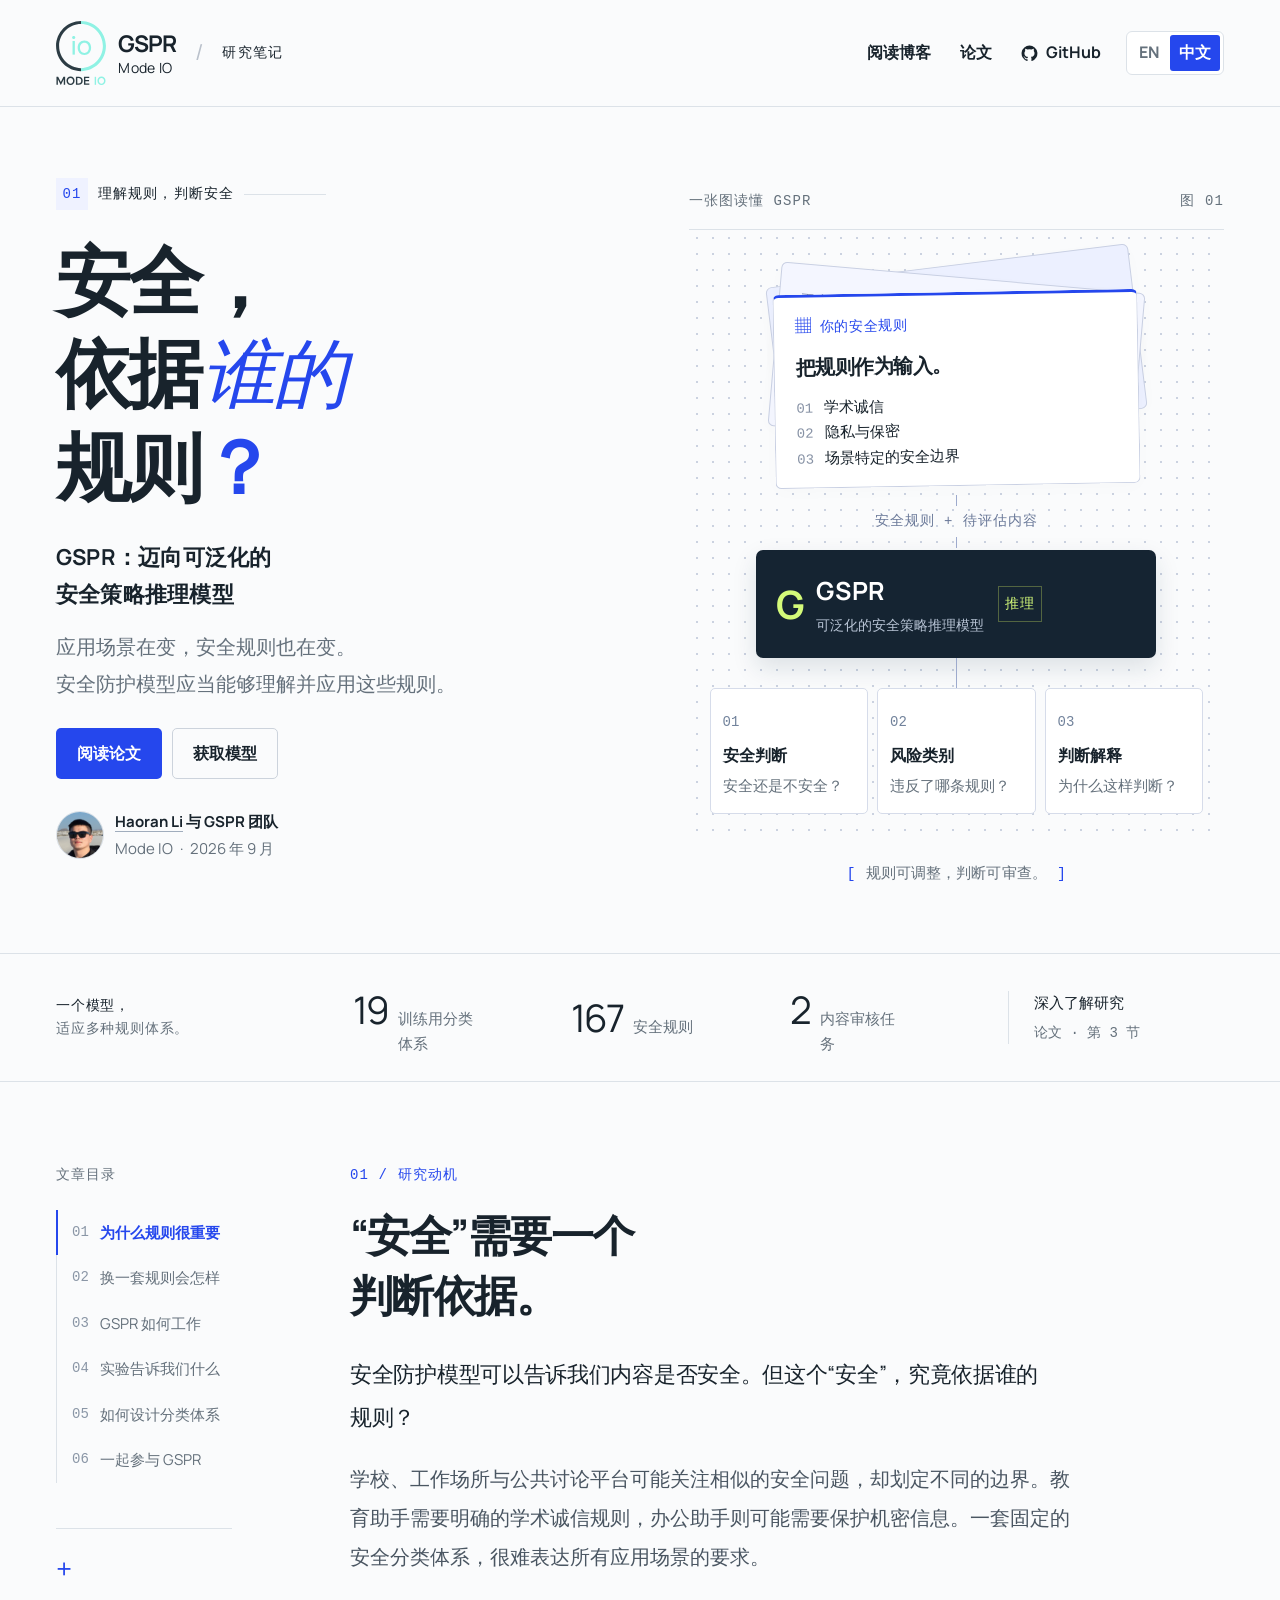
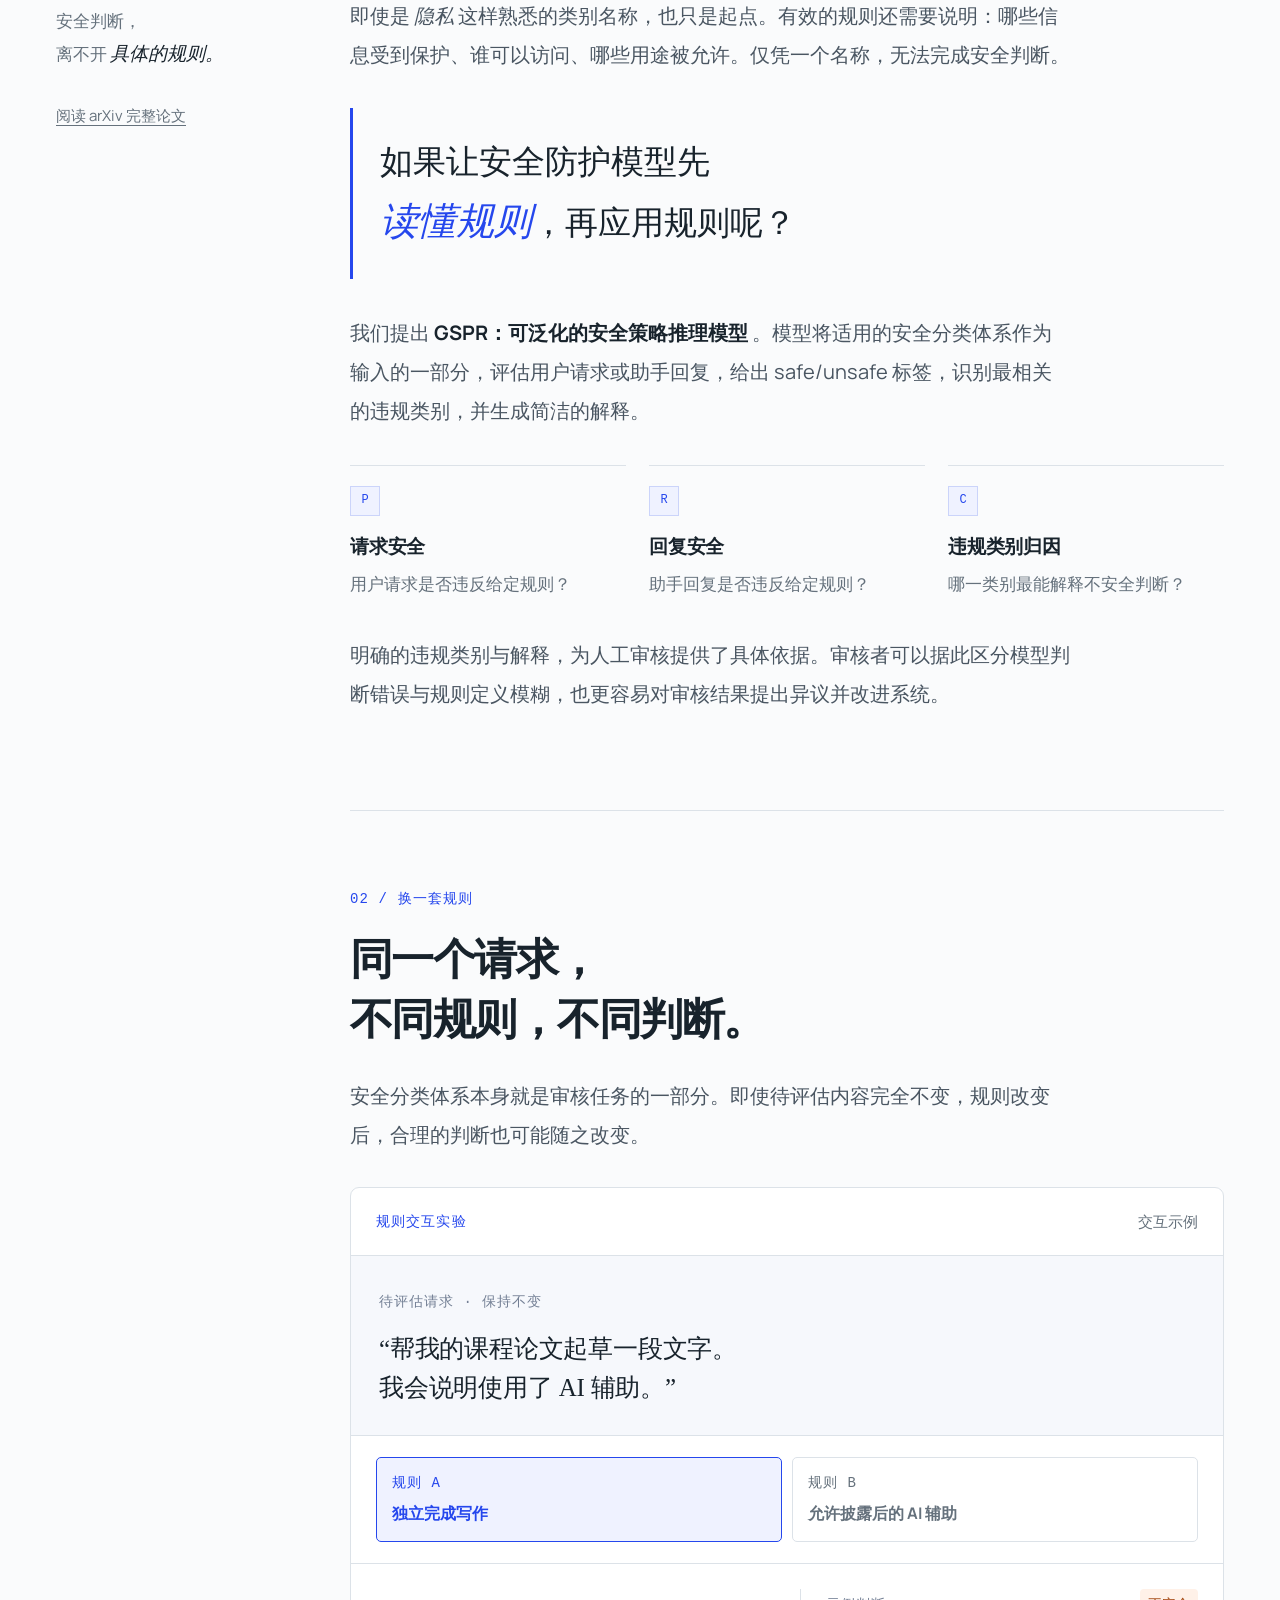
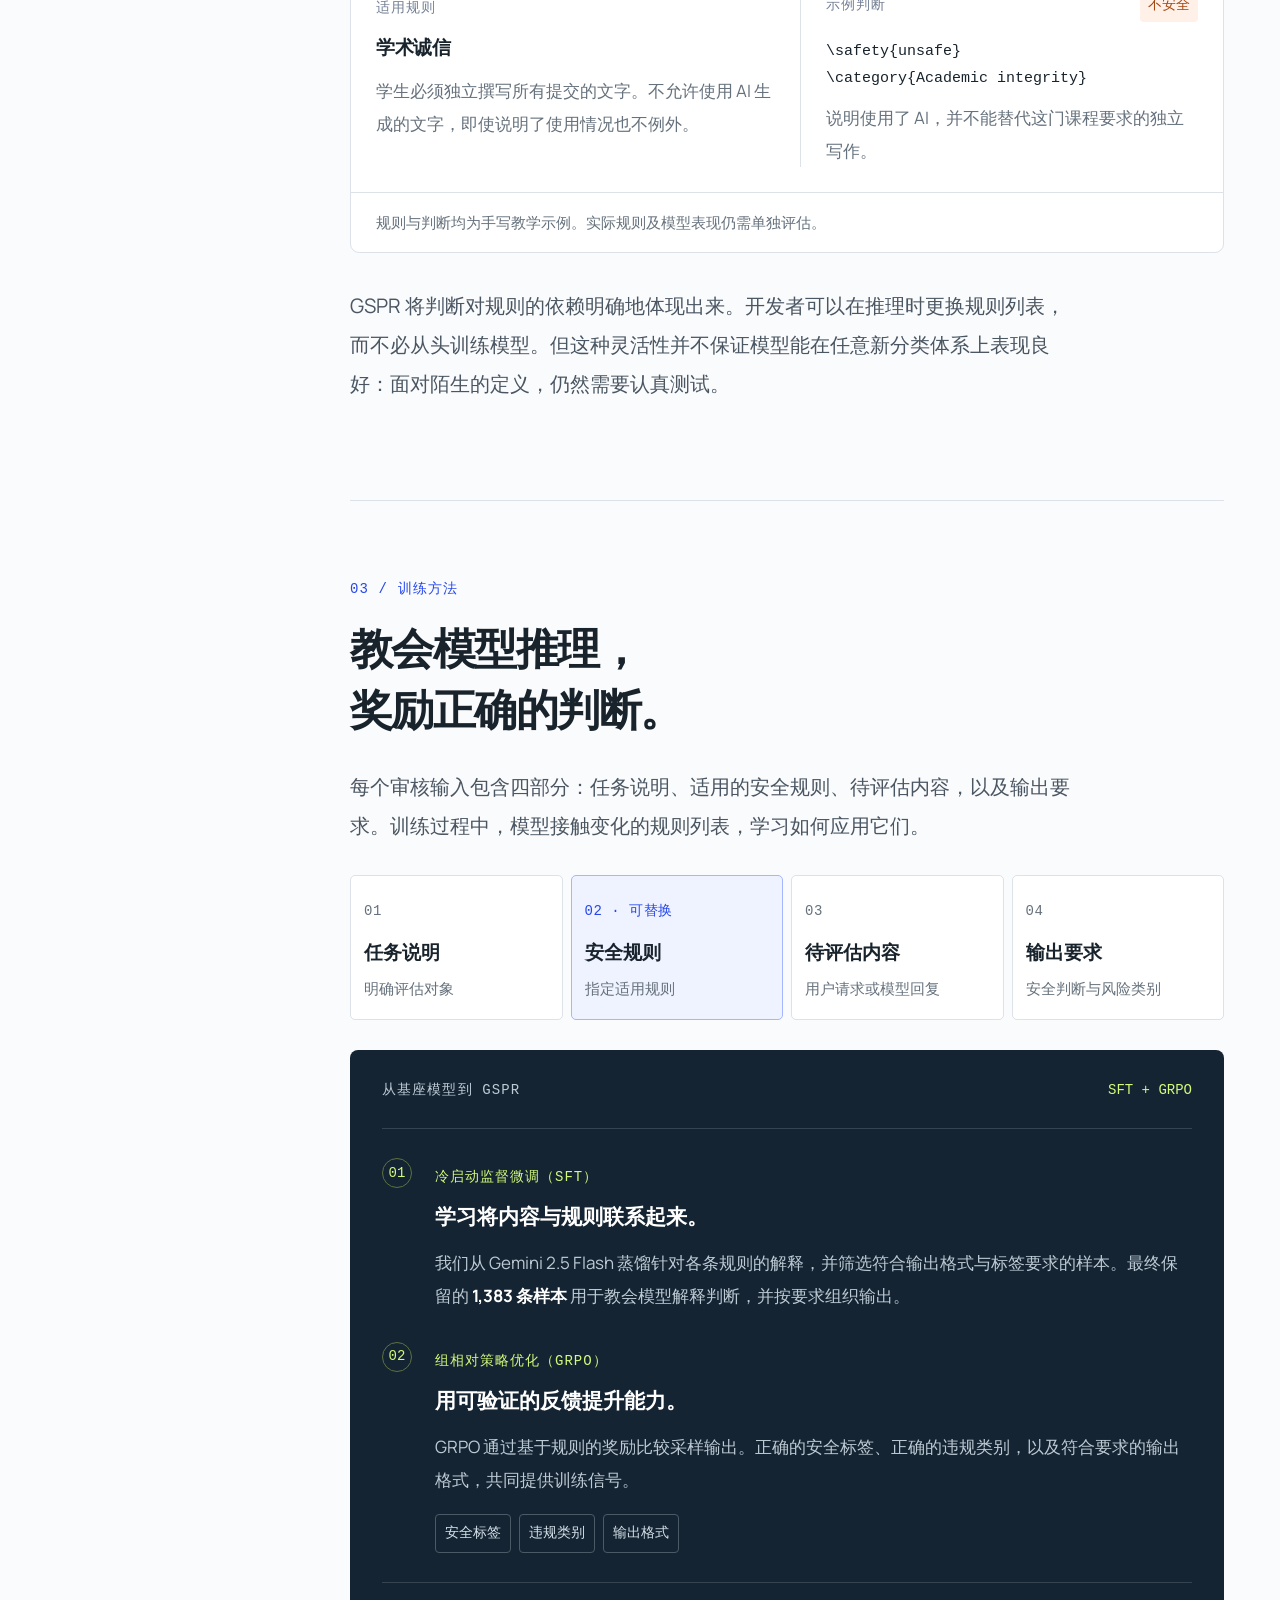
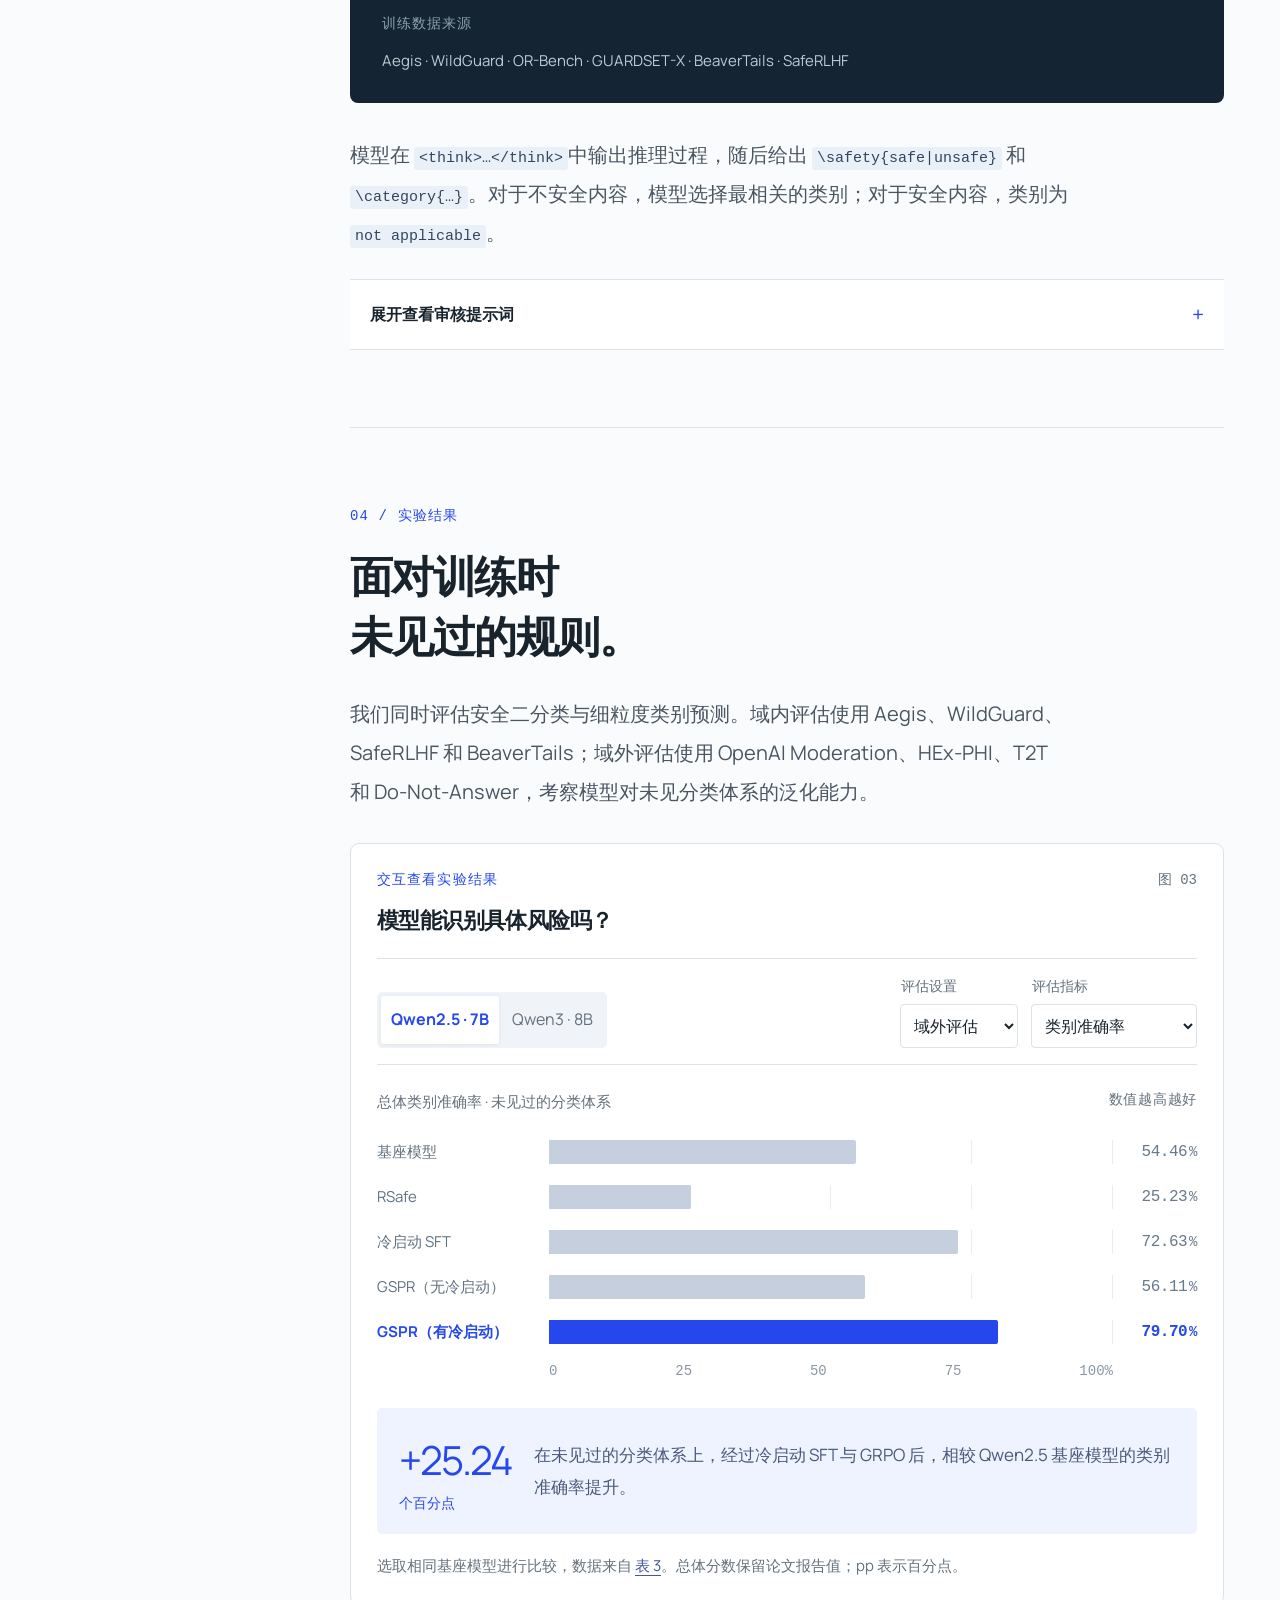
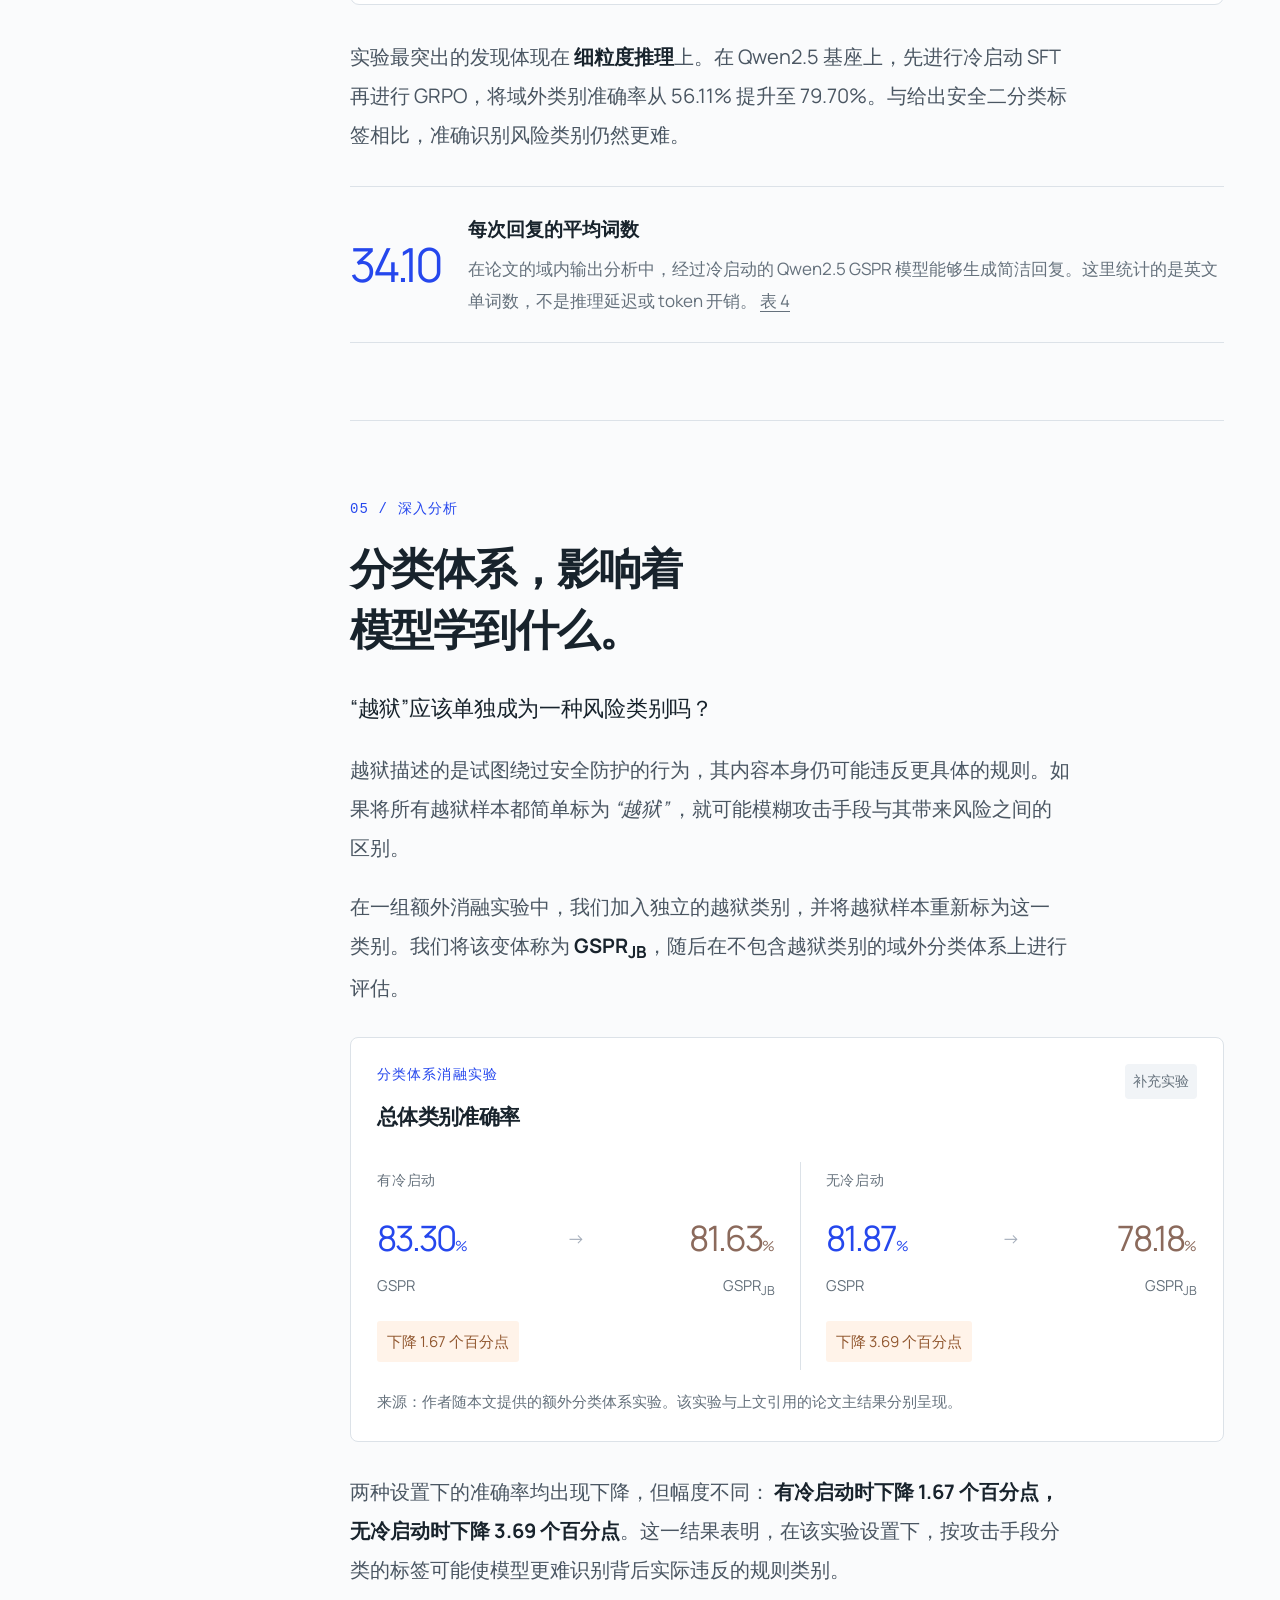
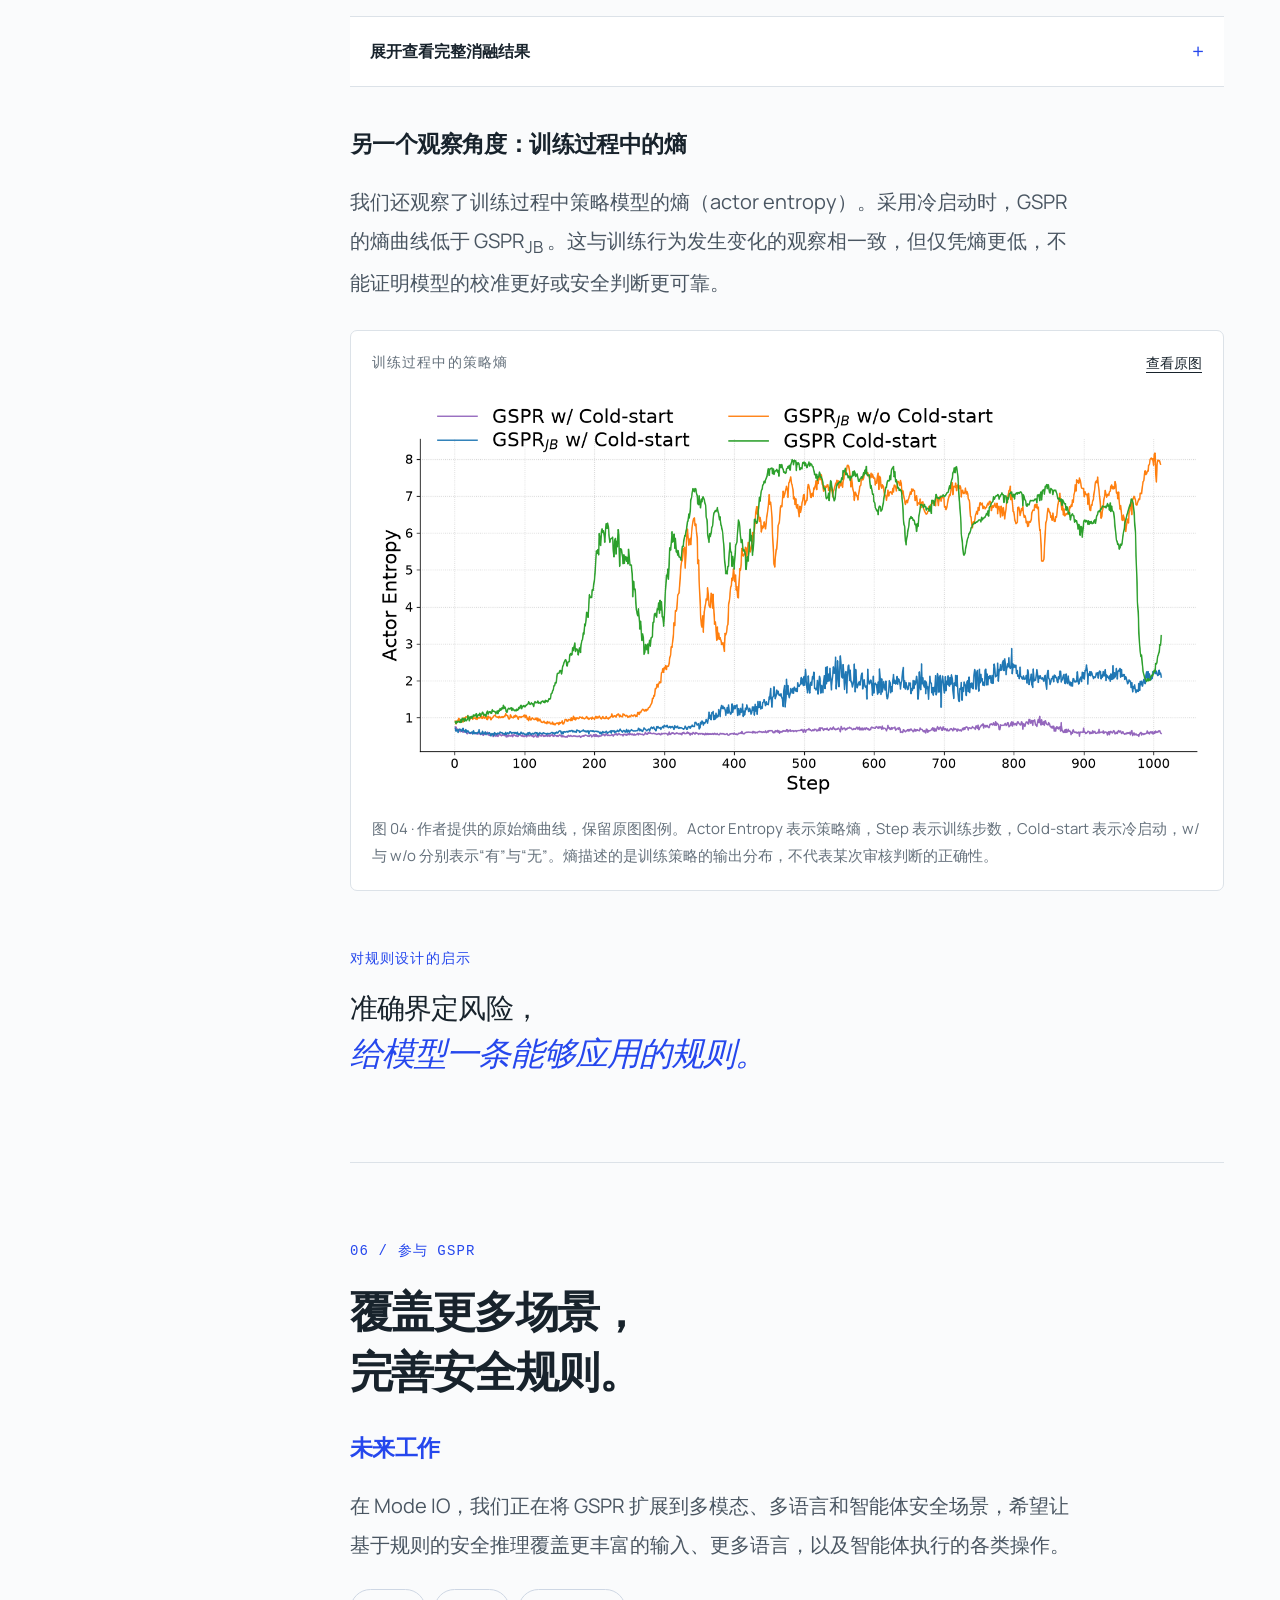
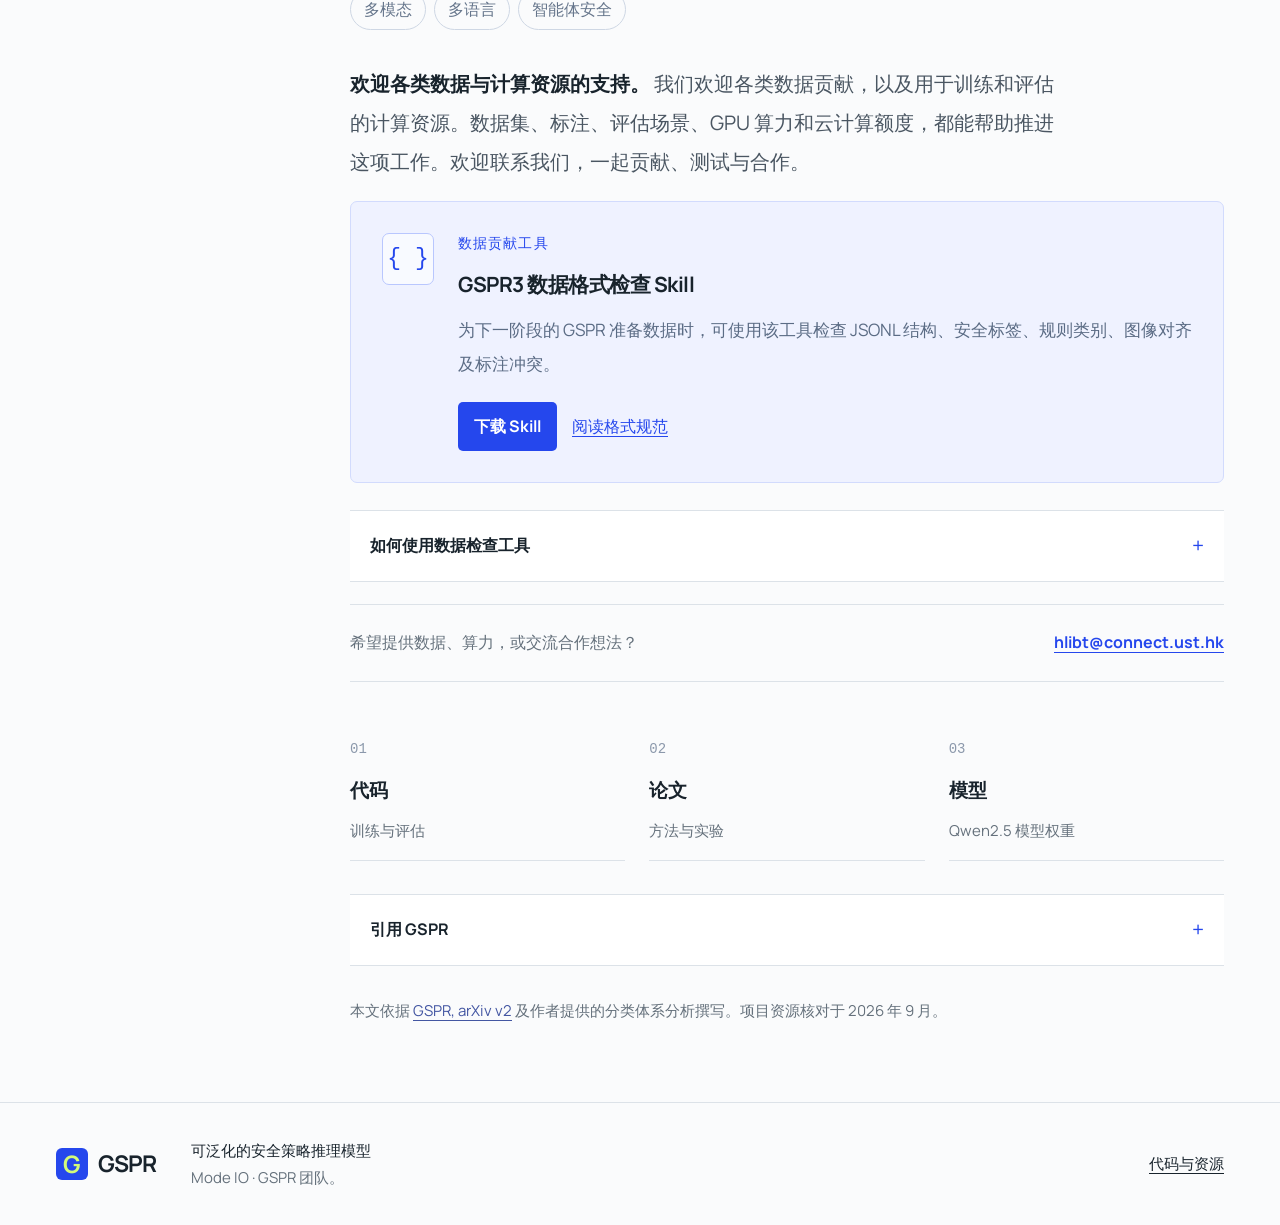
<file: docs/zh.html>
<!doctype html>
<html lang="zh-CN">
<head>
  <meta charset="utf-8">
  <meta name="viewport" content="width=device-width, initial-scale=1">
  <meta name="theme-color" content="#2547ed">
  <title>GSPR — 安全，依据谁的规则？</title>
  <meta name="description" content="了解 GSPR：可泛化的安全策略推理模型。通过交互示例与实验结果，探索灵活安全规则、可解释审核与跨规则泛化。">
  <meta property="og:type" content="article">
  <meta property="og:title" content="GSPR — 安全，依据谁的规则？">
  <meta property="og:description" content="了解 GSPR：可泛化的安全策略推理模型。通过交互示例与实验结果，探索灵活安全规则、可解释审核与跨规则泛化。">
  <link rel="icon" type="image/svg+xml" href="data:image/svg+xml,%3Csvg%20xmlns='http://www.w3.org/2000/svg'%20viewBox='0%200%2064%2064'%3E%3Crect%20width='64'%20height='64'%20rx='14'%20fill='%232547ed'/%3E%3Cpath%20d='M44%2019H24L17%2026v19h27V32H31'%20fill='none'%20stroke='%23d4fa79'%20stroke-width='7'/%3E%3C/svg%3E">
  <link rel="alternate" hreflang="en" href="index.html">
  <link rel="alternate" hreflang="zh-CN" href="zh.html">
  <link rel="stylesheet" href="styles.css?v=20260929-avatar-fix">
  <script src="app.js" defer></script>
</head>
<body>
  <a class="skip-link" href="#story">跳转到正文</a>
  <div class="reading-progress" aria-hidden="true"><span id="reading-progress"></span></div>
  <header class="site-header">
    <div class="header-inner">
      <a class="brand company-brand" href="#top" aria-label="Mode IO · GSPR 首页"><img class="company-logo" src="assets/mode-io-logo.svg" width="309" height="394" alt="Mode IO 标志"><span class="brand-copy"><span>GSPR</span><span class="brand-company">Mode IO</span></span><span class="brand-separator">/</span><span class="brand-detail">研究笔记</span></a>
      <div class="header-actions"><nav aria-label="主导航"><a href="#story">阅读博客</a><a href="https://arxiv.org/abs/2509.24418" target="_blank" rel="noopener noreferrer">论文</a><a class="nav-github" href="https://github.com/HKUST-KnowComp/GSPR" target="_blank" rel="noopener noreferrer"><svg viewbox="0 0 24 24" aria-hidden="true"><path fill="currentColor" d="M12 .8a11.2 11.2 0 0 0-3.54 21.83c.56.1.76-.24.76-.54v-2.1c-3.13.68-3.79-1.33-3.79-1.33-.51-1.29-1.25-1.63-1.25-1.63-1.02-.7.08-.69.08-.69 1.13.08 1.72 1.16 1.72 1.16 1 1.71 2.62 1.22 3.27.93.1-.72.39-1.22.71-1.5-2.5-.28-5.12-1.25-5.12-5.56 0-1.23.44-2.24 1.15-3.03-.12-.28-.5-1.43.1-2.98 0 0 .94-.3 3.08 1.15a10.7 10.7 0 0 1 5.61 0c2.14-1.45 3.08-1.15 3.08-1.15.61 1.55.23 2.7.11 2.98.71.79 1.14 1.8 1.14 3.03 0 4.32-2.63 5.27-5.14 5.55.4.35.76 1.03.76 2.08v3.09c0 .3.2.65.77.54A11.2 11.2 0 0 0 12 .8Z"></path></svg><span>GitHub</span></a></nav><div class="language-switch" role="group" aria-label="语言选择"><a class="language-option" href="index.html" lang="en" hreflang="en" aria-label="Switch to English">EN</a><a class="language-option" href="zh.html" lang="zh-CN" hreflang="zh-CN" aria-label="阅读中文版" aria-current="page">中文</a></div></div>
    </div>
  </header>
  <main id="top">
    <section class="hero page-width" aria-labelledby="hero-title">
      <div class="hero-copy">
        <div class="eyebrow"><span class="edition">01</span> 理解规则，判断安全 <span class="edition-line"></span></div>
        <h1 id="hero-title">安全，<br>依据<em>谁的</em><br>规则<span class="blue">？</span></h1>
        <p class="hero-subtitle">GSPR：迈向可泛化的<br>安全策略推理模型</p>
        <p class="hero-description">应用场景在变，安全规则也在变。<br>安全防护模型应当能够理解并应用这些规则。</p>
        <div class="hero-actions"><a class="button primary" href="https://arxiv.org/abs/2509.24418" target="_blank" rel="noopener noreferrer">阅读论文</a><a class="button secondary" href="https://huggingface.co/teapotlid/GSPR_Qwen2.5" target="_blank" rel="noopener noreferrer">获取模型</a></div>
        <div class="hero-byline"><a class="author-avatar" href="https://teapotliid.github.io/" target="_blank" rel="noopener noreferrer" aria-label="访问 Haoran Li 的个人主页" style="position:relative;display:inline-block;width:48px;height:48px;min-width:48px;max-width:48px;min-height:48px;max-height:48px;flex:0 0 48px;overflow:hidden;border-radius:50%;vertical-align:middle"><img src="assets/haoran-li.jpg" width="48" height="48" alt="Haoran Li" decoding="async" style="position:absolute;display:block;width:192px;height:144px;max-width:none;left:-107.52px;top:-45.12px"></a><span><strong><a class="author-link" href="https://teapotliid.github.io/" target="_blank" rel="noopener noreferrer">Haoran Li</a> 与 GSPR 团队</strong><br>Mode IO <span class="meta-dot">·</span> 2026 年 9 月</span></div>
      </div>
      <div class="hero-visual">
        <div class="diagram-caption"><span>一张图读懂 GSPR</span><span>图 01</span></div>
        <div class="policy-diagram" role="img" aria-label="不同的安全规则与待评估内容一起输入 GSPR，模型输出安全判断、规则类别及解释。">
          <div class="policy-stack"><div class="policy-sheet sheet-back"><span>工作场景规则</span><i></i><i></i></div><div class="policy-sheet sheet-mid"><span>平台规则</span><i></i><i></i></div><div class="policy-sheet sheet-front"><span class="sheet-top"><span class="mini-grid" aria-hidden="true">▦</span> 你的安全规则</span><b>把规则作为输入。</b><span class="policy-item"><span>01</span> 学术诚信</span><span class="policy-item"><span>02</span> 隐私与保密</span><span class="policy-item"><span>03</span> 场景特定的安全边界</span></div></div>
          <div class="connector connector-one"><span></span><small>安全规则 + 待评估内容</small><span></span></div>
          <div class="reasoner"><div class="reasoner-icon" aria-hidden="true">G</div><div><b>GSPR</b><span>可泛化的安全策略推理模型</span></div><span class="reasoner-tag">推理</span></div>
          <div class="connector connector-two"><span></span></div>
          <div class="outputs"><div><span class="output-number">01</span><b>安全判断</b><small>安全还是不安全？</small></div><div><span class="output-number">02</span><b>风险类别</b><small>违反了哪条规则？</small></div><div><span class="output-number">03</span><b>判断解释</b><small>为什么这样判断？</small></div></div>
        </div>
        <div class="visual-footnote"><span class="bracket">[</span> 规则可调整，判断可审查。 <span class="bracket">]</span></div>
      </div>
    </section>
    <div class="fact-strip page-width" aria-label="GSPR 概览"><div class="fact-heading">一个模型，<br><span>适应多种规则体系。</span></div><div><strong>19</strong><span>训练用分类体系</span></div><div><strong>167</strong><span>安全规则</span></div><div><strong>2</strong><span>内容审核任务</span></div><a href="https://arxiv.org/html/2509.24418v2#S3" target="_blank" rel="noopener noreferrer">深入了解研究<span>论文 · 第 3 节</span></a></div>
    <div class="article-layout page-width" id="story">
      <aside class="contents"><div class="contents-inner"><p class="eyebrow">文章目录</p><nav aria-label="文章目录"><a href="#why" class="active"><span>01</span> 为什么规则很重要</a><a href="#policy-lab"><span>02</span> 换一套规则会怎样</a><a href="#method"><span>03</span> GSPR 如何工作</a><a href="#results"><span>04</span> 实验告诉我们什么</a><a href="#taxonomy"><span>05</span> 如何设计分类体系</a><a href="#join"><span>06</span> 一起参与 GSPR</a></nav><div class="sidebar-note"><span class="small-cross" aria-hidden="true">+</span><p>安全判断，<br>离不开 <em>具体的规则。</em></p></div><a class="sidebar-paper" href="https://arxiv.org/abs/2509.24418" target="_blank" rel="noopener noreferrer">阅读 arXiv 完整论文</a></div></aside>
      <article>
        <details class="mobile-contents"><summary>文章目录<span aria-hidden="true">+</span></summary><nav aria-label="移动端文章目录"><a href="#why">01 · 为什么规则很重要</a><a href="#policy-lab">02 · 换一套规则会怎样</a><a href="#method">03 · GSPR 如何工作</a><a href="#results">04 · 实验告诉我们什么</a><a href="#taxonomy">05 · 如何设计分类体系</a><a href="#join">06 · 一起参与 GSPR</a></nav></details>
        <section id="why" class="article-section">
          <p class="section-kicker">01 / 研究动机</p>
          <h2>“安全”需要一个<br>判断依据。</h2>
          <p class="lead">安全防护模型可以告诉我们内容是否安全。但这个“安全”，究竟依据谁的规则？</p>
          <p>学校、工作场所与公共讨论平台可能关注相似的安全问题，却划定不同的边界。教育助手需要明确的学术诚信规则，办公助手则可能需要保护机密信息。一套固定的安全分类体系，很难表达所有应用场景的要求。</p>
          <p>即使是 <em>隐私</em> 这样熟悉的类别名称，也只是起点。有效的规则还需要说明：哪些信息受到保护、谁可以访问、哪些用途被允许。仅凭一个名称，无法完成安全判断。</p>
          <blockquote>如果让安全防护模型先<br><em>读懂规则</em>，再应用规则呢？</blockquote>
          <p>我们提出 <strong>GSPR：可泛化的安全策略推理模型</strong> 。模型将适用的安全分类体系作为输入的一部分，评估用户请求或助手回复，给出 safe/unsafe 标签，识别最相关的违规类别，并生成简洁的解释。</p>
          <div class="task-grid"><div><span class="task-icon">P</span><h3>请求安全</h3><p>用户请求是否违反给定规则？</p></div><div><span class="task-icon">R</span><h3>回复安全</h3><p>助手回复是否违反给定规则？</p></div><div><span class="task-icon">C</span><h3>违规类别归因</h3><p>哪一类别最能解释不安全判断？</p></div></div>
          <p>明确的违规类别与解释，为人工审核提供了具体依据。审核者可以据此区分模型判断错误与规则定义模糊，也更容易对审核结果提出异议并改进系统。</p>
        </section>
        <section id="policy-lab" class="article-section">
          <p class="section-kicker">02 / 换一套规则</p>
          <h2>同一个请求，<br>不同规则，不同判断。</h2>
          <p>安全分类体系本身就是审核任务的一部分。即使待评估内容完全不变，规则改变后，合理的判断也可能随之改变。</p>
          <div class="policy-lab">
            <div class="lab-topline"><span class="eyebrow">规则交互实验</span><span class="lab-label">交互示例</span></div>
            <div class="lab-prompt"><span class="code-label">待评估请求 · 保持不变</span><p>“帮我的课程论文起草一段文字。 <br>我会说明使用了 AI 辅助。”</p></div>
            <div class="policy-choices" role="group" aria-label="选择示例课程规则"><button class="policy-choice selected" data-policy="independent" aria-pressed="true"><span>规则 A</span>独立完成写作</button><button class="policy-choice" data-policy="disclosed" aria-pressed="false"><span>规则 B</span>允许披露后的 AI 辅助</button></div>
            <div class="lab-grid"><div class="lab-policy"><span class="code-label">适用规则</span><h3>学术诚信</h3><p id="policy-description">学生必须独立撰写所有提交的文字。不允许使用 AI 生成的文字，即使说明了使用情况也不例外。</p></div><div class="lab-output" aria-live="polite" aria-atomic="true"><div class="output-heading"><span class="code-label">示例判断</span><span id="decision-badge" class="decision-badge unsafe">不安全</span></div><code id="decision-code">\safety{unsafe}<br>\category{Academic integrity}</code><p id="policy-explanation">说明使用了 AI，并不能替代这门课程要求的独立写作。</p></div></div>
            <p class="lab-disclaimer">规则与判断均为手写教学示例。实际规则及模型表现仍需单独评估。</p>
          </div>
          <p>GSPR 将判断对规则的依赖明确地体现出来。开发者可以在推理时更换规则列表，而不必从头训练模型。但这种灵活性并不保证模型能在任意新分类体系上表现良好：面对陌生的定义，仍然需要认真测试。</p>
        </section>

        <section id="method" class="article-section">
          <p class="section-kicker">03 / 训练方法</p>
          <h2>教会模型推理，<br>奖励正确的判断。</h2>
          <p>每个审核输入包含四部分：任务说明、适用的安全规则、待评估内容，以及输出要求。训练过程中，模型接触变化的规则列表，学习如何应用它们。</p>
          <div class="prompt-anatomy" aria-label="GSPR 输入的四个部分"><div><span>01</span><b>任务说明</b><small>明确评估对象</small></div><div class="variable"><span>02 · 可替换</span><b>安全规则</b><small>指定适用规则</small></div><div><span>03</span><b>待评估内容</b><small>用户请求或模型回复</small></div><div><span>04</span><b>输出要求</b><small>安全判断与风险类别</small></div></div>
          <div class="training-panel">
            <div class="training-heading"><span class="eyebrow">从基座模型到 GSPR</span><span class="training-mini">SFT + GRPO</span></div>
            <div class="training-step"><span class="step-number">01</span><div><span class="training-stage">冷启动监督微调（SFT）</span><h3>学习将内容与规则联系起来。</h3><p>我们从 Gemini 2.5 Flash 蒸馏针对各条规则的解释，并筛选符合输出格式与标签要求的样本。最终保留的 <strong>1,383 条样本</strong> 用于教会模型解释判断，并按要求组织输出。</p></div></div>
            <div class="training-step"><span class="step-number">02</span><div><span class="training-stage">组相对策略优化（GRPO）</span><h3>用可验证的反馈提升能力。</h3><p>GRPO 通过基于规则的奖励比较采样输出。正确的安全标签、正确的违规类别，以及符合要求的输出格式，共同提供训练信号。</p><div class="reward-tags"><span>安全标签</span><span>违规类别</span><span>输出格式</span></div></div></div>
            <div class="training-bottom"><span>训练数据来源</span><p>Aegis · WildGuard · OR-Bench · GUARDSET-X · BeaverTails · SafeRLHF</p></div>
          </div>
          <p>模型在 <code>&lt;think&gt;…&lt;/think&gt;</code>中输出推理过程，随后给出 <code>\safety{safe|unsafe}</code> 和 <code>\category{…}</code>。对于不安全内容，模型选择最相关的类别；对于安全内容，类别为 <code>not applicable</code>。</p>
          <details class="figure-details"><summary>展开查看审核提示词<span class="details-icon" aria-hidden="true">+</span></summary><figure><a href="assets/image1.png" target="_blank" rel="noopener noreferrer" aria-label="查看完整尺寸的原始提示词模板图"><img src="assets/image1.png" width="1118" height="596" loading="lazy" alt="GSPR 提示词模板原图，标注了任务说明、可替换的安全规则、用户输入及输出要求四个部分。"></a><figcaption>图 02 · 本文附带的原始提示词结构图。图中依次展示任务说明、安全规则、用户输入与输出要求。 <a href="https://arxiv.org/html/2509.24418v2#A4.T11" target="_blank" rel="noopener noreferrer">在论文中查看完整提示词模板。</a></figcaption></figure></details>
        </section>

        <section id="results" class="article-section">
          <p class="section-kicker">04 / 实验结果</p>
          <h2>面对训练时<br>未见过的规则。</h2>
          <p>我们同时评估安全二分类与细粒度类别预测。域内评估使用 Aegis、WildGuard、SafeRLHF 和 BeaverTails；域外评估使用 OpenAI Moderation、HEx-PHI、T2T 和 Do-Not-Answer，考察模型对未见分类体系的泛化能力。</p>
          <div class="results-panel">
            <div class="results-heading"><div><span class="eyebrow">交互查看实验结果</span><h3 id="results-question">模型能识别具体风险吗？</h3></div><span class="figure-index">图 03</span></div>
            <div class="chart-controls"><div class="model-switch" role="group" aria-label="基座模型"><button data-model="qwen25" class="selected" aria-pressed="true">Qwen2.5 · 7B</button><button data-model="qwen3" aria-pressed="false">Qwen3 · 8B</button></div><label><span>评估设置</span><select id="evaluation-select"><option value="ood">域外评估</option><option value="id">域内评估</option></select></label><label><span>评估指标</span><select id="metric-select"><option value="category">类别准确率</option><option value="safety">安全判断准确率</option></select></label></div>
            <div class="chart-context"><span id="chart-description">总体类别准确率 · 未见过的分类体系</span><span>数值越高越好</span></div>
            <div id="result-chart" class="bar-chart" aria-label="未见分类体系上的总体类别准确率">
              <div class="bar-row"><span class="bar-label">基座模型</span><div class="bar-track"><span style="width:54.46%"></span></div><b>54.46<span>%</span></b></div>
              <div class="bar-row"><span class="bar-label">RSafe</span><div class="bar-track"><span style="width:25.23%"></span></div><b>25.23<span>%</span></b></div>
              <div class="bar-row"><span class="bar-label">冷启动 SFT</span><div class="bar-track"><span style="width:72.63%"></span></div><b>72.63<span>%</span></b></div>
              <div class="bar-row"><span class="bar-label">GSPR（无冷启动）</span><div class="bar-track"><span style="width:56.11%"></span></div><b>56.11<span>%</span></b></div>
              <div class="bar-row featured"><span class="bar-label">GSPR（有冷启动）</span><div class="bar-track"><span style="width:79.7%"></span></div><b>79.70<span>%</span></b></div>
            </div>
            <div class="chart-axis" aria-hidden="true"><span>0</span><span>25</span><span>50</span><span>75</span><span>100%</span></div>
            <div class="result-insight" aria-live="polite" aria-atomic="true"><strong id="chart-gain">+25.24<span>个百分点</span></strong><p id="chart-insight">在未见过的分类体系上，经过冷启动 SFT 与 GRPO 后，相较 Qwen2.5 基座模型的类别准确率提升。</p></div>
            <p class="chart-source" id="chart-source">选取相同基座模型进行比较，数据来自 <a href="https://arxiv.org/html/2509.24418v2#S4.T3" target="_blank" rel="noopener noreferrer">表 3</a>。总体分数保留论文报告值；pp 表示百分点。</p>
          </div>
          <p>实验最突出的发现体现在 <strong>细粒度推理</strong>上。在 Qwen2.5 基座上，先进行冷启动 SFT 再进行 GRPO，将域外类别准确率从 56.11% 提升至 79.70%。与给出安全二分类标签相比，准确识别风险类别仍然更难。</p>
          <div class="evidence-note"><span class="evidence-number">34.10</span><div><strong>每次回复的平均词数</strong><p>在论文的域内输出分析中，经过冷启动的 Qwen2.5 GSPR 模型能够生成简洁回复。这里统计的是英文单词数，不是推理延迟或 token 开销。 <a href="https://arxiv.org/html/2509.24418v2#S4.T4" target="_blank" rel="noopener noreferrer">表 4</a></p></div></div>
        </section>

        <section id="taxonomy" class="article-section">
          <p class="section-kicker">05 / 深入分析</p>
          <h2>分类体系，影响着<br>模型学到什么。</h2>
          <p class="lead">“越狱”应该单独成为一种风险类别吗？</p>
          <p>越狱描述的是试图绕过安全防护的行为，其内容本身仍可能违反更具体的规则。如果将所有越狱样本都简单标为 <em>“越狱”</em> ，就可能模糊攻击手段与其带来风险之间的区别。</p>
          <p>在一组额外消融实验中，我们加入独立的越狱类别，并将越狱样本重新标为这一类别。我们将该变体称为 <strong>GSPR<sub>JB</sub></strong>，随后在不包含越狱类别的域外分类体系上进行评估。</p>
          <div class="ablation-panel"><div class="ablation-head"><div><span class="eyebrow">分类体系消融实验</span><h3>总体类别准确率</h3></div><span class="experiment-tag">补充实验</span></div><div class="ablation-comparison"><div><span class="comparison-label">有冷启动</span><div class="comparison-values"><b>83.30<small>%</small></b><span class="comparison-symbol">→</span><b class="variant">81.63<small>%</small></b></div><div class="comparison-models"><span>GSPR</span><span>GSPR<sub>JB</sub></span></div><span class="drop-label">下降 1.67 个百分点</span></div><div><span class="comparison-label">无冷启动</span><div class="comparison-values"><b>81.87<small>%</small></b><span class="comparison-symbol">→</span><b class="variant">78.18<small>%</small></b></div><div class="comparison-models"><span>GSPR</span><span>GSPR<sub>JB</sub></span></div><span class="drop-label">下降 3.69 个百分点</span></div></div><p class="chart-source">来源：作者随本文提供的额外分类体系实验。该实验与上文引用的论文主结果分别呈现。</p></div>
          <p>两种设置下的准确率均出现下降，但幅度不同： <strong>有冷启动时下降 1.67 个百分点，无冷启动时下降 3.69 个百分点</strong>。这一结果表明，在该实验设置下，按攻击手段分类的标签可能使模型更难识别背后实际违反的规则类别。</p>
          <details class="figure-details"><summary>展开查看完整消融结果<span class="details-icon" aria-hidden="true">+</span></summary><div class="table-scroll" tabindex="0" role="region" aria-label="分类体系消融结果，可横向滚动查看所有指标"><table class="ablation-table"><caption>域外消融实验 · 安全准确率 / 安全 F1 / 类别准确率（%）</caption><thead><tr><th scope="col">模型</th><th scope="col">OpenAI Moderation</th><th scope="col">HEx-PHI</th><th scope="col">T2T</th><th scope="col">Do-Not-Answer</th><th scope="col">总体</th></tr></thead><tbody><tr><th scope="row">GSPR（无冷启动）</th><td>85.00 / 76.91 / 83.50</td><td>97.59 / 98.78 / 63.45</td><td>99.29 / 99.41 / 90.85</td><td>91.68 / 37.10 / 89.67</td><td>93.39 / 78.05 / <b>81.87</b></td></tr><tr><th scope="row">GSPR（有冷启动）</th><td>84.76 / 76.43 / 83.00</td><td>98.62 / 99.31 / 67.59</td><td>99.34 / 99.45 / 92.22</td><td>92.01 / 36.97 / 90.42</td><td>93.68 / 78.04 / <b>83.30</b></td></tr><tr><th scope="row">GSPR<sub>JB</sub> （无冷启动）</th><td>80.53 / 72.57 / 82.62</td><td>95.86 / 97.89 / 55.17</td><td>99.24 / 99.36 / 84.74</td><td>91.48 / 38.46 / 90.20</td><td>91.78 / 77.07 / <b>78.18</b></td></tr><tr><th scope="row">GSPR<sub>JB</sub> （有冷启动）</th><td>85.53 / 77.27 / 83.00</td><td>97.93 / 98.95 / 62.76</td><td>99.24 / 99.36 / 90.35</td><td>91.91 / 36.67 / 90.42</td><td>93.65 / 78.06 / <b>81.63</b></td></tr></tbody></table></div><p class="detail-source"><a href="assets/image2.png" target="_blank" rel="noopener noreferrer">查看原始表格图片</a>。数值转录自作者提供的表格，总体分数按原值保留。</p></details>
          <h3 class="prose-heading">另一个观察角度：训练过程中的熵</h3>
          <p>我们还观察了训练过程中策略模型的熵（actor entropy）。采用冷启动时，GSPR 的熵曲线低于 GSPR<sub>JB</sub> 。这与训练行为发生变化的观察相一致，但仅凭熵更低，不能证明模型的校准更好或安全判断更可靠。</p>
          <figure class="entropy-figure"><div class="figure-topline"><span class="eyebrow">训练过程中的策略熵</span><a href="assets/image3.png" target="_blank" rel="noopener noreferrer">查看原图</a></div><a href="assets/image3.png" target="_blank" rel="noopener noreferrer" aria-label="查看完整尺寸的原始训练熵曲线"><img src="assets/image3.png" width="1419" height="695" loading="lazy" alt="约 1,000 个训练步的原始曲线。紫色的冷启动 GSPR 曲线低于蓝色的冷启动越狱类别变体曲线；橙色与绿色曲线上升更高。图例保留原样。"></a><figcaption>图 04 · 作者提供的原始熵曲线，保留原图图例。Actor Entropy 表示策略熵，Step 表示训练步数，Cold-start 表示冷启动，w/ 与 w/o 分别表示“有”与“无”。熵描述的是训练策略的输出分布，不代表某次审核判断的正确性。</figcaption></figure>
          <div class="takeaway"><span class="eyebrow">对规则设计的启示</span><p>准确界定风险，<br><em>给模型一条能够应用的规则。</em></p></div>
        </section>

        <section id="join" class="article-section join-section">
          <p class="section-kicker">06 / 参与 GSPR</p>
          <h2>覆盖更多场景，<br>完善安全规则。</h2>
          <h3 class="prose-heading future-heading">未来工作</h3>
          <p>在 Mode IO，我们正在将 GSPR 扩展到多模态、多语言和智能体安全场景，希望让基于规则的安全推理覆盖更丰富的输入、更多语言，以及智能体执行的各类操作。</p>
          <div class="join-tags"><span>多模态</span><span>多语言</span><span>智能体安全</span></div>
          <p><strong>欢迎各类数据与计算资源的支持。</strong> 我们欢迎各类数据贡献，以及用于训练和评估的计算资源。数据集、标注、评估场景、GPU 算力和云计算额度，都能帮助推进这项工作。欢迎联系我们，一起贡献、测试与合作。</p>
          <div class="resource-card"><div class="resource-icon" aria-hidden="true">{ }</div><div><span class="eyebrow">数据贡献工具</span><h3>GSPR3 数据格式检查 Skill</h3><p>为下一阶段的 GSPR 准备数据时，可使用该工具检查 JSONL 结构、安全标签、规则类别、图像对齐及标注冲突。</p><a href="assets/gspr3-format-check.zip" class="button primary" download>下载 Skill</a><a href="assets/gspr3-format-check/SKILL.md" class="text-link" target="_blank" rel="noopener noreferrer">阅读格式规范</a></div></div>
          <details class="figure-details"><summary>如何使用数据检查工具<span class="details-icon" aria-hidden="true">+</span></summary><div class="checker-guide"><p>解压工具包后，在解压所得文件夹的上一级目录运行 Python 检查脚本：</p><div class="code-box"><button class="copy-button" data-copy="checker-command">复制</button><pre id="checker-command">python3 gspr3-format-check/scripts/check_gspr3_jsonl.py \
  incoming.jsonl --mode auto --report incoming.report.json</pre></div><p>训练前请检查并处理报告中的错误。保留原始输入，将修正后的数据另存。该工具用于验证 GSPR3 数据贡献格式，不执行内容审核，也不用于复现原始 GSPR 实验。</p></div></details>
          <div class="contact-line"><span>希望提供数据、算力，或交流合作想法？</span><a href="mailto:hlibt@connect.ust.hk">hlibt@connect.ust.hk</a></div>
          <div class="resource-links"><a href="https://github.com/HKUST-KnowComp/GSPR" target="_blank" rel="noopener noreferrer"><span>01</span><strong>代码</strong><small>训练与评估</small></a><a href="https://arxiv.org/abs/2509.24418" target="_blank" rel="noopener noreferrer"><span>02</span><strong>论文</strong><small>方法与实验</small></a><a href="https://huggingface.co/teapotlid/GSPR_Qwen2.5" target="_blank" rel="noopener noreferrer"><span>03</span><strong>模型</strong><small>Qwen2.5 模型权重</small></a></div>
          <details class="figure-details citation-details"><summary>引用 GSPR<span class="details-icon" aria-hidden="true">+</span></summary><div class="code-box"><button class="copy-button" data-copy="citation">复制 BibTeX</button><pre id="citation">@misc{li2025gspr,
  title = {{GSPR}: Aligning {LLM} Safeguards as Generalizable Safety Policy Reasoners},
  author = {Haoran Li and Jingru Zeng and Yulin Chen and Huihao Jing and Wenbin Hu and Hao Peng and Haochen Shi and Xi Yang and Ziqian Zeng and Sirui Han and Yangqiu Song},
  year = {2025},
  eprint = {2509.24418},
  archivePrefix = {arXiv},
  primaryClass = {cs.CR},
  doi = {10.48550/arXiv.2509.24418},
  url = {https://arxiv.org/abs/2509.24418}
}</pre></div></details>
          <p class="article-colophon">本文依据 <a href="https://arxiv.org/html/2509.24418v2" target="_blank" rel="noopener noreferrer">GSPR, arXiv v2</a> 及作者提供的分类体系分析撰写。项目资源核对于 2026 年 9 月。</p>
        </section>
      </article>
    </div>
  </main>
  <footer class="site-footer page-width"><a class="brand" href="#top"><span class="brand-mark" aria-hidden="true">G</span>GSPR</a><p>可泛化的安全策略推理模型<br><span>Mode IO · GSPR 团队。</span></p><a href="https://github.com/HKUST-KnowComp/GSPR" target="_blank" rel="noopener noreferrer">代码与资源</a></footer>
  <div class="toast" id="toast" role="status" aria-live="polite"></div>
</body>
</html>
</file>
<file: docs/styles.css>
@font-face{font-family:Manrope;src:url('assets/manrope-regular.ttf') format('truetype');font-weight:400;font-display:swap}
@font-face{font-family:Manrope;src:url('assets/manrope-bold.ttf') format('truetype');font-weight:600 800;font-display:swap}
:root{--paper:#fafbfc;--white:#fff;--ink:#18232c;--muted:#65717c;--line:#dce2e8;--blue:#2547ed;--blue-dark:#1633c5;--blue-light:#eff2ff;--lime:#d4fa79;--navy:#152432;--serif:Georgia,'Times New Roman',serif;--sans:Manrope,-apple-system,BlinkMacSystemFont,'Segoe UI',Arial,sans-serif;--mono:'SFMono-Regular',Consolas,'Liberation Mono',monospace}
*{box-sizing:border-box}html{scroll-behavior:smooth;scroll-padding-top:110px}body{margin:0;background:var(--paper);color:var(--ink);font-family:var(--sans);-webkit-font-smoothing:antialiased;font-size:1rem}a{color:inherit;text-underline-offset:4px}button,a{-webkit-tap-highlight-color:transparent}button,input,select{font:inherit}button{cursor:pointer}button:disabled{cursor:default}button:focus-visible,a:focus-visible,summary:focus-visible,select:focus-visible,[tabindex]:focus-visible{outline:3px solid var(--blue);outline-offset:5px}::selection{background:var(--lime);color:var(--ink)}.page-width{max-width:1320px;margin-inline:auto;padding-inline:56px}.blue{color:var(--blue)}.skip-link{position:fixed;top:-80px;left:20px;background:var(--ink);color:#fff;padding:16px;z-index:100}.skip-link:focus{top:15px}.reading-progress{position:fixed;top:0;left:0;width:100%;height:3px;z-index:60}.reading-progress span{display:block;width:0;height:100%;background:var(--blue)}.site-header{position:sticky;top:0;background:rgba(250,251,252,.94);backdrop-filter:blur(16px);z-index:50;border-bottom:1px solid var(--line)}.header-inner{max-width:1320px;margin:auto;padding:21px 56px;display:flex;align-items:center;justify-content:space-between;gap:20px}.brand{display:inline-flex;align-items:center;gap:10px;text-decoration:none;font-size:1.4375rem;font-weight:800;letter-spacing:-1px;white-space:nowrap}.brand-mark{display:grid;place-items:center;width:32px;height:32px;color:var(--lime);background:var(--blue);font-size:1.5rem;line-height:1;border-radius:6px;letter-spacing:-2px;padding-right:2px}.brand-separator{font-size:1.375rem;color:#bac1cb;font-weight:400;margin:0 7px}.brand-detail{font-family:var(--mono);font-size:0.6875rem;font-weight:400;letter-spacing:1.3px}.site-header nav{display:flex;align-items:center;gap:29px;font-size:0.8125rem;font-weight:600}.site-header nav a{text-decoration:none}.site-header nav a:hover{color:var(--blue)}.nav-github{display:flex;align-items:center;gap:8px}.nav-github svg{width:17px;height:17px}.hero{display:grid;grid-template-columns:1.06fr 1fr;gap:65px;padding-top:71px;padding-bottom:65px}.eyebrow{font:0.6875rem/1.5 var(--mono);letter-spacing:1.6px;display:flex;align-items:center;gap:10px}.edition{display:inline-grid;place-items:center;color:var(--blue);background:var(--blue-light);width:25px;height:25px;font-size:0.625rem}.edition-line{height:1px;background:var(--line);flex:1;max-width:82px}.hero h1{font-size:clamp(3.75rem,6.3vw,5.3125rem);font-weight:600;line-height:1.045;letter-spacing:-5.5px;margin:24px 0 27px}.hero h1 em{font-family:var(--serif);font-weight:400;color:var(--blue);letter-spacing:-4px}.hero-subtitle{font-size:1.25rem;font-weight:600;line-height:1.55;letter-spacing:-.45px;margin:0 0 16px}.hero-description{font-size:0.9375rem;line-height:1.75;color:var(--muted);margin:0 0 26px}.hero-actions{display:flex;flex-wrap:wrap;gap:10px}.button{display:inline-flex;align-items:center;justify-content:center;min-height:45px;padding:12px 20px;gap:8px;border:1px solid transparent;border-radius:5px;font-size:0.8125rem;font-weight:700;line-height:1.4;text-decoration:none;transition:background .2s,transform .2s}.button:hover{transform:translateY(-2px)}.primary{background:var(--blue);color:white}.primary:hover{background:var(--blue-dark)}.secondary{background:transparent;border-color:#ccd3dc;color:var(--ink)}.secondary:hover{background:#eef1f5}.hero-byline{display:flex;align-items:center;gap:11px;margin-top:29px;font-size:0.6875rem;line-height:1.9;color:var(--muted)}.hero-byline strong{font-weight:600;color:var(--ink)}.author-avatar{position:relative;display:inline-block;width:48px;height:48px;min-width:48px;max-width:48px;min-height:48px;max-height:48px;flex:0 0 48px;border:1px solid var(--line);border-radius:50%;overflow:hidden;background:#e9f0f6;vertical-align:middle}.author-avatar img{position:absolute;display:block;width:192px;height:144px;max-width:none;left:-107.52px;top:-45.12px}.meta-dot{margin:0 4px}.hero-visual{align-self:center;padding-top:12px}.diagram-caption{display:flex;justify-content:space-between;font:0.625rem/1.5 var(--mono);letter-spacing:1.1px;color:var(--muted);padding-bottom:17px;border-bottom:1px solid var(--line)}.policy-diagram{padding:35px 21px 27px;position:relative;background-image:radial-gradient(#cbd2e0 .8px,transparent .8px);background-size:16px 16px}.policy-stack{position:relative;height:206px;max-width:365px;margin:auto}.policy-sheet{position:absolute;border:1px solid #c9d0e3;border-radius:6px;background:#fff;padding:17px 21px;width:100%;box-shadow:0 4px 18px #12233204}.sheet-back{top:0;transform:rotate(-7deg);background:#ecf0ff;height:166px;color:#7680a9}.sheet-mid{top:12px;transform:rotate(5deg);background:#f4f6ff;height:165px;color:#7680a9}.sheet-back>span,.sheet-mid>span{font:0.625rem var(--mono);letter-spacing:1px}.sheet-back i,.sheet-mid i{display:block;width:55%;height:5px;background:#dbe1f2;margin:14px 0}.sheet-front{top:27px;transform:rotate(-1deg);border-top:3px solid var(--blue)}.sheet-top{display:flex;gap:8px;align-items:center;font:0.625rem var(--mono);letter-spacing:.7px;color:var(--blue)}.mini-grid{font-size:1rem}.sheet-front b{display:block;font-size:1.125rem;letter-spacing:-.5px;margin:12px 0}.policy-item{display:flex;gap:11px;font-size:0.6875rem;line-height:1.95}.policy-item>span{font-family:var(--mono);font-size:0.5625rem;color:#8792a5}.connector{display:flex;justify-content:center;align-items:center;gap:10px;position:relative}.connector-one{height:48px;flex-direction:column;gap:4px}.connector span{width:1px;background:#9daacd;height:11px}.connector small{font:0.5rem var(--mono);letter-spacing:1px;color:#697898}.reasoner{background:var(--navy);color:white;display:flex;align-items:center;gap:14px;max-width:400px;margin:auto;padding:21px 20px;border-radius:7px;box-shadow:0 10px 25px #102d4820}.reasoner-icon{color:var(--lime);font-size:2.4375rem;font-weight:800;letter-spacing:-3px;line-height:1}.reasoner b{font-size:1.5625rem;letter-spacing:.7px}.reasoner div>span{display:block;font-size:0.5625rem;color:#b8c4d5;margin-top:3px}.reasoner-tag{margin-left:auto;color:var(--lime);font:0.5rem var(--mono);letter-spacing:1px;border:1px solid #536541;padding:6px}.connector-two{height:30px}.connector-two span{height:30px}.outputs{display:grid;grid-template-columns:repeat(3,1fr);gap:9px}.outputs>div{position:relative;padding:14px 12px;background:#fff;border:1px solid #d6dcea;border-radius:5px}.output-number{font:0.5625rem var(--mono);color:#71829b}.outputs b{display:block;margin:8px 0 5px;font-size:0.75rem}.outputs small{font-size:0.5625rem;color:var(--muted)}.visual-footnote{padding-top:18px;text-align:center;font-size:0.6875rem;letter-spacing:.1px;color:var(--muted)}.bracket{font-family:var(--mono);color:var(--blue);padding:0 7px}.fact-strip{display:grid;grid-template-columns:1.4fr 1fr 1fr 1fr 1.1fr;align-items:center;gap:22px;border-top:1px solid var(--line);border-bottom:1px solid var(--line);padding-top:25px;padding-bottom:25px}.fact-heading{font:0.625rem/1.7 var(--mono);letter-spacing:.8px}.fact-heading>span{color:var(--muted)}.fact-strip>div:not(:first-child){display:flex;align-items:baseline;gap:10px}.fact-strip strong{font-size:2.375rem;font-weight:500;letter-spacing:-2px}.fact-strip div>span:not(.fact-heading>span){font-size:0.625rem;color:var(--muted);max-width:76px;line-height:1.5}.fact-strip>a{font-size:0.6875rem;text-decoration:none;border-left:1px solid var(--line);padding-left:25px}.fact-strip>a>span{display:block;font:0.5625rem var(--mono);color:var(--muted);margin-top:6px}.article-layout{display:grid;grid-template-columns:225px minmax(0,1fr);gap:69px;padding-top:82px}.contents-inner{position:sticky;top:115px}.contents .eyebrow{font-size:0.625rem;color:var(--muted);margin:0 0 23px}.contents nav{display:flex;flex-direction:column;border-left:1px solid var(--line)}.contents nav a{display:flex;gap:11px;padding:10px 0 10px 14px;font-size:0.6875rem;text-decoration:none;color:var(--muted);border-left:2px solid transparent;margin-left:-1px}.contents nav a>span{font:0.5625rem/1.8 var(--mono);color:#8a96a6}.contents nav a.active{color:var(--blue);border-color:var(--blue);font-weight:700}.contents nav a:hover{color:var(--blue)}.sidebar-note{margin-top:45px;border-top:1px solid var(--line);padding-top:25px;max-width:176px}.small-cross{font-size:1.75rem;line-height:1;color:var(--blue)}.sidebar-note p{font-size:0.8125rem;line-height:1.75;color:var(--muted)}.sidebar-note em{font-family:var(--serif);font-size:1rem;color:var(--ink)}.sidebar-paper{display:inline-block;font-size:0.625rem;color:var(--muted);margin-top:15px}.article-section{padding-bottom:77px;margin-bottom:77px;border-bottom:1px solid var(--line);scroll-margin-top:100px}.section-kicker{font:0.625rem/1.5 var(--mono);letter-spacing:1.7px;color:var(--blue);margin:0 0 18px}.article-section h2{font-size:2.6875rem;line-height:1.18;letter-spacing:-1.8px;font-weight:600;margin:0 0 28px;max-width:740px}.article-section>p:not(.section-kicker),.prose p{font-size:1rem;line-height:1.95;color:#4a5662;margin:20px 0;max-width:720px}.article-section>p.lead{font-size:1.25rem;line-height:1.65;color:var(--ink);letter-spacing:-.3px}.article-section strong{font-weight:700;color:var(--ink)}.article-section blockquote{font-size:2.0625rem;line-height:1.45;letter-spacing:-.7px;margin:34px 0;padding:25px 0 25px 27px;border-left:3px solid var(--blue);color:var(--ink)}.article-section blockquote em{font-family:var(--serif);color:var(--blue);font-size:2.375rem;font-weight:400}.task-grid{display:grid;grid-template-columns:repeat(3,1fr);gap:23px;margin:35px 0}.task-grid>div{border-top:1px solid var(--line);padding-top:20px}.task-icon{display:grid;place-items:center;width:30px;height:30px;border:1px solid #cbd4fa;color:var(--blue);font-family:var(--mono);font-size:0.75rem;background:var(--blue-light)}.task-grid h3{font-size:0.875rem;letter-spacing:-.2px;margin:16px 0 8px}.task-grid p{font-size:0.75rem;line-height:1.8;color:var(--muted);margin:0}.site-footer{border-top:1px solid var(--line);padding-block:34px;display:flex;align-items:center;gap:35px}.site-footer p{font-size:0.6875rem;line-height:1.8;margin:0}.site-footer p span{color:var(--muted)}.site-footer>a:last-child{margin-left:auto;font-size:0.6875rem}.toast{position:fixed;bottom:24px;left:50%;transform:translate(-50%,15px);background:var(--navy);color:white;font-size:0.8125rem;padding:13px 20px;border-radius:6px;opacity:0;pointer-events:none;transition:opacity .2s,transform .2s;z-index:80}.toast.visible{opacity:1;transform:translate(-50%,0)}
.policy-lab{background:#fff;border:1px solid var(--line);border-radius:9px;overflow:hidden;margin:33px 0}.lab-topline{display:flex;justify-content:space-between;align-items:center;gap:12px;padding:20px 25px;border-bottom:1px solid var(--line)}.lab-topline .eyebrow{margin:0;color:var(--blue)}.lab-label{font-size:0.6875rem;color:var(--muted)}.lab-prompt{padding:27px 28px;background:#f6f8fc}.code-label{font:0.625rem/1.6 var(--mono);letter-spacing:1px;color:#748095}.lab-prompt p{font-family:var(--serif);font-size:1.5625rem;line-height:1.55;margin:15px 0 0;letter-spacing:-.2px}.policy-choices{display:grid;grid-template-columns:1fr 1fr;padding:21px 25px;gap:10px;border-block:1px solid var(--line)}.policy-choice{border:1px solid var(--line);border-radius:5px;padding:14px 15px;text-align:left;background:white;font-size:0.8125rem;font-weight:600;line-height:1.5;color:var(--muted);transition:background .2s,border .2s}.policy-choice>span{display:block;font:0.5625rem var(--mono);letter-spacing:1px;margin-bottom:6px}.policy-choice.selected{background:var(--blue-light);border-color:var(--blue);color:var(--blue)}.policy-choice:hover{border-color:#9cadff}.lab-grid{display:grid;grid-template-columns:1fr 1fr;gap:26px;padding:25px}.lab-grid h3{font-size:1rem;letter-spacing:-.4px;margin:12px 0}.lab-grid p{font-size:0.8125rem;line-height:1.85;color:var(--muted);margin:9px 0 0}.lab-output{border-left:1px solid var(--line);padding-left:25px}.output-heading{display:flex;align-items:center;justify-content:space-between;gap:10px;flex-wrap:wrap;margin-bottom:16px}.decision-badge{font:0.6875rem var(--mono);border-radius:4px;padding:5px 8px}.decision-badge.unsafe{background:#fff1e8;color:#a44711}.decision-badge.safe{background:#eaf7d4;color:#3b6712}.lab-output>code{font-family:var(--mono);font-size:0.6875rem;line-height:1.9;overflow-wrap:anywhere;display:block;color:var(--ink)}.lab-disclaimer{padding:16px 25px;margin:0;border-top:1px solid var(--line);font-size:0.6875rem;line-height:1.7;color:var(--muted)}.prompt-anatomy{display:grid;grid-template-columns:repeat(4,1fr);gap:8px;margin:30px 0}.prompt-anatomy>div{border:1px solid var(--line);padding:16px 13px;background:white;border-radius:5px}.prompt-anatomy>div.variable{background:var(--blue-light);border-color:#a6b5ff}.prompt-anatomy span{font:0.5625rem var(--mono);letter-spacing:.5px;color:var(--muted)}.prompt-anatomy .variable span{color:var(--blue)}.prompt-anatomy b{display:block;font-size:0.9375rem;margin:14px 0 5px}.prompt-anatomy small{font-size:0.625rem;color:var(--muted)}.training-panel{background:var(--navy);border-radius:8px;margin:28px 0 32px;padding:29px 32px;color:#fff}.training-heading{display:flex;align-items:center;justify-content:space-between;gap:15px;padding-bottom:26px;border-bottom:1px solid #354450}.training-heading .eyebrow{font-size:0.625rem;color:#bdcbd6}.training-mini{font:0.625rem var(--mono);color:var(--lime)}.training-step{display:grid;grid-template-columns:33px 1fr;gap:20px;margin-top:29px}.step-number{width:30px;height:30px;display:grid;place-items:center;border:1px solid #5d7241;border-radius:50%;color:var(--lime);font:0.6875rem var(--mono)}.training-stage{font:0.5625rem/1.6 var(--mono);letter-spacing:1px;color:var(--lime)}.training-step h3{font-size:1.3125rem;letter-spacing:-.5px;font-weight:600;line-height:1.4;margin:10px 0 13px}.training-step p{font-size:0.8125rem;line-height:1.9;color:#bccad4;margin:0}.training-step strong{color:#fff}.reward-tags{display:flex;flex-wrap:wrap;gap:8px;margin-top:18px}.reward-tags>span{font:0.625rem var(--mono);padding:7px 9px;border:1px solid #4b5b65;border-radius:4px;color:#d5e2ea}.training-bottom{border-top:1px solid #354450;margin-top:29px;padding-top:22px}.training-bottom>span{font:0.5625rem var(--mono);letter-spacing:1px;color:#8ca0ae}.training-bottom p{font-size:0.6875rem;line-height:1.8;color:#becbd5;margin:10px 0 0}.article-section>p>code{font:0.75rem var(--mono);background:#eaf0f7;border-radius:3px;padding:3px 5px;overflow-wrap:anywhere;color:#324561}.figure-details{border-block:1px solid var(--line);margin-top:27px;background:#fff}.figure-details summary{list-style:none;cursor:pointer;font-size:0.8125rem;line-height:1.6;font-weight:600;padding:18px 20px;display:flex;align-items:center;justify-content:space-between;gap:15px}.figure-details summary::-webkit-details-marker{display:none}.details-icon{font-size:1.3125rem;font-weight:400;color:var(--blue);transition:transform .2s}.figure-details[open] .details-icon{transform:rotate(45deg)}.figure-details figure{margin:0;padding:0 20px 20px}.figure-details img{width:100%;height:auto;display:block;border:1px solid #edf0f3}.figure-details figcaption,.entropy-figure figcaption{font-size:0.6875rem;line-height:1.8;color:var(--muted);margin-top:14px}.figure-details figcaption a,.chart-source a,.detail-source a,.article-colophon a{color:#4356a2}.results-panel{background:#fff;border:1px solid var(--line);border-radius:9px;margin:32px 0;padding:25px 26px}.results-heading{display:flex;justify-content:space-between;gap:15px;align-items:flex-start}.results-heading .eyebrow{font-size:0.625rem;color:var(--blue)}.results-heading h3{font-size:1.375rem;letter-spacing:-.6px;line-height:1.4;margin:13px 0 23px}.figure-index{font:0.625rem var(--mono);color:var(--muted)}.chart-controls{display:flex;flex-wrap:wrap;align-items:flex-end;gap:13px;border-block:1px solid var(--line);padding:16px 0;margin-bottom:24px}.model-switch{display:flex;background:#f0f3f7;border-radius:5px;padding:4px;align-self:flex-end;margin-right:auto;gap:3px}.model-switch button{background:transparent;border:0;color:var(--muted);font-size:0.6875rem;line-height:1.4;padding:9px 10px;border-radius:3px;white-space:nowrap}.model-switch button.selected{background:#fff;box-shadow:0 1px 5px #152b4312;color:var(--blue);font-weight:700}.chart-controls label{font-size:0.625rem;color:var(--muted)}.chart-controls label>span{display:block;margin:0 0 6px 1px}.chart-controls select{max-width:100%;font-size:0.6875rem;background:white;border:1px solid var(--line);border-radius:4px;min-height:36px;padding:7px 23px 7px 9px;color:var(--ink)}.chart-context{display:flex;justify-content:space-between;gap:12px;font-size:0.6875rem;color:var(--muted);margin-bottom:24px}.chart-context>span:last-child{font:0.5rem/1.8 var(--mono);letter-spacing:.7px;white-space:nowrap}.bar-chart{display:flex;flex-direction:column;gap:18px}.bar-row{display:grid;grid-template-columns:135px 1fr 57px;gap:12px;align-items:center}.bar-label{font-size:0.6875rem;line-height:1.5;color:#617080}.bar-track{height:21px;background:repeating-linear-gradient(to right,#e9edf2 0,#e9edf2 1px,transparent 1px,transparent 25%);border-right:1px solid #e9edf2}.bar-track>span{display:block;height:100%;background:#c5cfdd;border-radius:0 2px 2px 0;transition:width .45s ease,background .3s}.bar-row>b{font:0.75rem var(--mono);letter-spacing:-.5px;text-align:right;font-weight:500;color:#68798c}.bar-row>b>span{font-size:0.5625rem;margin-left:2px}.bar-row.featured .bar-label{color:var(--blue);font-weight:700}.bar-row.featured .bar-track>span{background:var(--blue)}.bar-row.featured>b{color:var(--blue);font-weight:600}.chart-axis{display:flex;justify-content:space-between;margin:15px 69px 25px 147px;font:0.5625rem var(--mono);color:#8a96a6}.result-insight{display:flex;align-items:center;gap:22px;background:var(--blue-light);padding:20px 22px;margin-top:25px;border-radius:5px}.result-insight>strong{color:var(--blue);font-size:2.5rem;letter-spacing:-2px;white-space:nowrap;font-weight:500}.result-insight>strong>span{font-size:1.0625rem;letter-spacing:-.3px;margin-left:4px}.result-insight p{font-size:0.75rem;line-height:1.8;color:#4a5a7b;max-width:320px;margin:0}.chart-source{font-size:0.625rem;line-height:1.85;color:var(--muted);margin:18px 0 0}.evidence-note{display:flex;align-items:center;gap:27px;border-block:1px solid var(--line);padding:26px 0;margin:32px 0 0}.evidence-number{font-size:2.9375rem;color:var(--blue);letter-spacing:-3px;white-space:nowrap;font-weight:500}.evidence-note strong{font-size:0.875rem}.evidence-note p{font-size:0.75rem;line-height:1.85;color:var(--muted);margin:8px 0 0}.ablation-panel{background:#fff;border:1px solid var(--line);border-radius:8px;padding:26px;margin:30px 0}.ablation-head{display:flex;justify-content:space-between;align-items:flex-start;gap:16px}.ablation-head .eyebrow{font-size:0.5625rem;color:var(--blue)}.ablation-head h3{font-size:1.3125rem;font-weight:600;letter-spacing:-.7px;margin:13px 0 29px}.experiment-tag{background:#f1f4f7;color:var(--muted);font-size:0.5625rem;padding:6px 8px;border-radius:4px;white-space:nowrap}.ablation-comparison{display:grid;grid-template-columns:1fr 1fr;gap:25px}.ablation-comparison>div+div{border-left:1px solid var(--line);padding-left:25px}.comparison-label{font:0.5625rem var(--mono);letter-spacing:.8px;color:var(--muted)}.comparison-values{display:flex;align-items:center;justify-content:space-between;gap:10px;margin:16px 0 6px}.comparison-values b{font-size:2.1875rem;font-weight:500;letter-spacing:-2px;color:var(--blue)}.comparison-values b.variant{color:#8b6a5c}.comparison-values b small{font-size:0.875rem;letter-spacing:0}.comparison-symbol{color:#a4adba;font-size:1.125rem}.comparison-models{display:flex;justify-content:space-between;color:var(--muted);font-size:0.6875rem}.drop-label{display:inline-block;font-size:0.6875rem;color:#91572f;background:#fff3e9;padding:7px 10px;margin:18px 0 8px;border-radius:3px}.table-scroll{overflow-x:auto;max-width:100%;margin:0 20px 14px}.ablation-table{border-collapse:collapse;width:100%;font-size:0.6875rem;font-variant-numeric:tabular-nums}.ablation-table caption{text-align:left;font-size:0.6875rem;color:var(--muted);padding-bottom:15px}.ablation-table td,.ablation-table th{padding:14px 12px;border-bottom:1px solid var(--line);text-align:left;white-space:nowrap;font-size:0.625rem}.ablation-table thead th{background:var(--blue-light);font-weight:600}.ablation-table tbody th{font-weight:500}.detail-source{font-size:0.6875rem;color:var(--muted);line-height:1.8;margin:15px 20px 20px}.prose-heading{font-size:1.4375rem;font-weight:600;letter-spacing:-.6px;margin:38px 0 18px}.entropy-figure{margin:28px 0;border:1px solid var(--line);padding:21px;border-radius:7px;background:white}.figure-topline{display:flex;align-items:center;justify-content:space-between;gap:15px;margin-bottom:20px}.figure-topline .eyebrow{font-size:0.5625rem;letter-spacing:.8px;color:var(--muted)}.figure-topline a{font-size:0.625rem;white-space:nowrap}.entropy-figure img{display:block;width:100%;height:auto}.takeaway{padding:29px 0 5px}.takeaway .eyebrow{color:var(--blue);font-size:0.625rem}.takeaway p{font-size:1.75rem;line-height:1.55;letter-spacing:-.9px;margin:15px 0 0}.takeaway p em{font-family:var(--serif);font-size:2.0625rem;color:var(--blue);font-weight:400}.join-section{padding-bottom:0;border-bottom:0}.join-tags{display:flex;flex-wrap:wrap;gap:8px;margin:25px 0 34px}.join-tags span{font-size:0.6875rem;border:1px solid #ced7e4;border-radius:30px;padding:7px 13px;color:#65758b}.resource-card{display:grid;grid-template-columns:52px 1fr;gap:24px;padding:31px;background:var(--blue-light);border:1px solid #d2dbfd;border-radius:7px}.resource-icon{font:1.4375rem var(--mono);display:grid;place-items:center;align-self:flex-start;width:52px;height:52px;color:var(--blue);border:1px solid #b9c7fe;background:#f8faff;border-radius:7px}.resource-card .eyebrow{font-size:0.5625rem;letter-spacing:1px;color:var(--blue)}.resource-card h3{font-size:1.3125rem;letter-spacing:-.5px;margin:12px 0}.resource-card p{font-size:0.8125rem;line-height:1.85;color:#5b6c85;margin:0 0 22px}.resource-card .button{font-size:0.75rem;padding:11px 15px;min-height:41px}.text-link{display:inline-block;font-size:0.6875rem;margin-left:15px;color:var(--blue);margin-top:10px}.checker-guide{padding:0 20px 18px}.checker-guide p{font-size:0.8125rem;line-height:1.9;color:var(--muted)}.code-box{position:relative;background:#f1f4f8;border:1px solid var(--line);border-radius:5px;margin:19px 0}.code-box pre{font:0.6875rem/1.85 var(--mono);white-space:pre-wrap;overflow-wrap:anywhere;padding:52px 18px 20px;margin:0;color:#364962}.copy-button{position:absolute;right:9px;top:9px;border:1px solid #cbd4de;border-radius:4px;color:#53657b;background:white;font-size:0.625rem;padding:6px 10px;min-height:30px}.contact-line{display:flex;justify-content:space-between;gap:20px;padding:25px 0;margin-top:22px;border-block:1px solid var(--line);font-size:0.8125rem}.contact-line>span{color:var(--muted)}.contact-line a{font-weight:600;color:var(--blue)}.resource-links{display:grid;grid-template-columns:repeat(3,1fr);gap:24px;margin:33px 0}.resource-links a{display:block;text-decoration:none;padding:15px 0;border-bottom:1px solid var(--line)}.resource-links a>span{font:0.625rem var(--mono);color:#8b98ab}.resource-links strong{font-size:1.1875rem;display:block;margin:13px 0 8px;font-weight:600}.resource-links small{font-size:0.6875rem;color:var(--muted)}.resource-links a:hover strong{color:var(--blue)}.citation-details .code-box{margin:0 20px 20px}.article-section>p.article-colophon{font-size:0.6875rem;color:var(--muted);margin-top:30px;line-height:1.8}
/* Navigation and controls remain comfortably readable at normal zoom. */
.site-header nav,.button{font-size:0.875rem}.brand-detail{font-size:0.75rem}.hero-description{font-size:1rem}.hero-byline{font-size:0.75rem}.contents nav a{font-size:0.75rem}.contents nav a>span,.sidebar-paper{font-size:0.6875rem}.task-grid h3{font-size:1rem}.task-grid p{font-size:0.875rem}.hero-visual .diagram-caption,.visual-footnote{font-size:0.75rem}.fact-strip div>span:not(.fact-heading>span){font-size:0.75rem}.fact-strip>a{font-size:0.75rem}.policy-choice,.lab-grid p,.checker-guide p,.resource-card p,.training-step p{font-size:0.875rem}.lab-label,.lab-disclaimer,.chart-source,.detail-source,.figure-details figcaption,.entropy-figure figcaption{font-size:0.75rem}.figure-details summary,.chart-controls select,.model-switch button,.bar-label,.lab-output>code{font-size:0.75rem}.figure-details summary{font-size:0.875rem}.lab-grid h3{font-size:1.0625rem}.lab-prompt .code-label,.output-heading .code-label,.lab-policy .code-label{font-size:0.6875rem}.chart-controls label{font-size:0.6875rem}.result-insight p,.evidence-note p{font-size:0.8125rem}.chart-context{font-size:0.75rem}.chart-controls select{min-height:41px}.model-switch button{padding-block:11px}.copy-button{font-size:0.75rem;min-height:34px}.resource-card .button{font-size:0.875rem}.text-link{font-size:0.75rem}.join-tags span{font-size:0.75rem}.resource-links small{font-size:0.75rem}.contact-line{font-size:0.875rem}.code-box pre{font-size:0.75rem}.prompt-anatomy small{font-size:0.6875rem}.training-bottom p{font-size:0.75rem}.reward-tags>span{font-size:0.6875rem}.site-footer p,.site-footer>a:last-child{font-size:0.75rem}
@media(min-width:1450px){.hero h1{font-size:5.5625rem}.hero{padding-top:88px;padding-bottom:83px}}
@media(max-width:1100px){.page-width{padding-inline:35px}.header-inner{padding-inline:35px}.hero{gap:32px}.hero h1{font-size:4.1875rem;letter-spacing:-4px}.hero-subtitle{font-size:1.125rem}.policy-diagram{padding-inline:10px}.article-layout{grid-template-columns:175px minmax(0,1fr);gap:38px}.fact-strip{gap:15px}.fact-strip strong{font-size:1.9375rem}.fact-strip>div:not(:first-child){gap:7px}.fact-strip>a{padding-left:17px}.article-section h2{font-size:2.3125rem}.reasoner{padding-inline:14px;gap:10px}.reasoner-tag{display:none}}
@media(max-width:800px){.brand-detail,.brand-separator{display:none}.hero{grid-template-columns:1fr 1fr;gap:24px;padding-top:45px}.hero h1{font-size:3.5rem;letter-spacing:-3px}.hero-subtitle{font-size:1rem}.hero-description{font-size:0.875rem}.hero-actions .button{padding:11px 13px;font-size:0.6875rem}.hero-visual{padding-top:0}.policy-stack{height:190px}.policy-sheet{padding:14px}.sheet-front b{font-size:0.9375rem}.policy-item{font-size:0.625rem}.sheet-top{font-size:0.5rem}.policy-diagram{padding-top:25px;padding-inline:0}.reasoner b{font-size:1.4375rem}.reasoner div>span{font-size:0.5rem}.outputs{gap:5px}.outputs>div{padding:11px 7px}.outputs b{font-size:0.625rem}.outputs small{font-size:0.5rem}.fact-heading{display:none}.fact-strip{grid-template-columns:repeat(3,1fr);gap:14px}.fact-strip>a{display:none}.fact-strip>div:not(:first-child){justify-content:center}.contents{display:none}.article-layout{display:block;max-width:790px;padding-top:60px}.article-section{padding-bottom:55px;margin-bottom:55px}.site-footer{gap:20px}.site-footer p{font-size:0.625rem}}
@media(max-width:600px){html{scroll-padding-top:90px}.page-width{padding-inline:23px}.header-inner{padding:17px 23px}.brand{font-size:1.3125rem}.brand-mark{width:28px;height:28px;font-size:1.375rem}.site-header nav{gap:20px;font-size:0.75rem}.site-header nav>a:first-child{display:none}.hero{display:block;padding-top:40px;padding-bottom:33px}.hero h1{font-size:4.375rem;letter-spacing:-4.5px;margin-top:22px}.hero-subtitle{font-size:1.125rem}.hero-description{font-size:0.9375rem}.hero-actions .button{font-size:0.8125rem;padding:12px 17px}.hero-byline{font-size:0.6875rem;margin-top:23px}.hero-visual{margin-top:47px}.diagram-caption{font-size:0.5625rem}.policy-diagram{padding-inline:13px;padding-top:29px}.policy-stack{height:204px;max-width:330px}.policy-sheet{padding:16px 18px}.sheet-top{font-size:0.5625rem}.sheet-front b{font-size:1.125rem}.policy-item{font-size:0.6875rem}.reasoner b{font-size:1.5625rem}.reasoner div>span{font-size:0.5625rem}.reasoner{padding:18px;gap:13px}.reasoner-tag{display:block;font-size:0.4375rem}.outputs{gap:8px}.outputs>div{padding:12px}.outputs b{font-size:0.6875rem}.outputs small{font-size:0.5625rem}.fact-strip{padding-block:22px;gap:8px}.fact-strip>div:not(:first-child){display:block;text-align:center}.fact-strip strong{display:block;font-size:2.0625rem}.fact-strip div>span:not(.fact-heading>span){font-size:0.625rem;max-width:none}.article-layout{padding-top:48px}.article-section h2{font-size:2.1875rem;letter-spacing:-1.5px;line-height:1.22}.article-section>p.lead{font-size:1.1875rem}.article-section>p:not(.section-kicker),.prose p{font-size:1rem;line-height:1.85}.article-section blockquote{font-size:1.625rem;padding-left:20px}.article-section blockquote em{font-size:1.875rem}.task-grid{gap:14px}.task-grid h3{font-size:0.75rem}.task-grid p{font-size:0.6875rem;line-height:1.75}.site-footer{align-items:flex-start;flex-wrap:wrap;gap:16px}.site-footer p{margin-left:auto;text-align:right}.site-footer>a:last-child{margin-left:auto;font-size:0.6875rem}.toast{width:max-content;max-width:90%;text-align:center}}
@media(prefers-reduced-motion:reduce){html{scroll-behavior:auto}*,*::before,*::after{animation:none!important;transition:none!important}}
@media(max-width:1100px){.chart-controls{gap:10px}.model-switch{margin-right:0}.chart-controls select{font-size:0.6875rem}.bar-row{grid-template-columns:115px 1fr 54px;gap:10px}.chart-axis{margin-left:125px;margin-right:64px}.bar-label{font-size:0.6875rem}.comparison-values b{font-size:1.8125rem}.comparison-label{font-size:0.5rem}.drop-label{font-size:0.625rem}.resource-card{padding:25px;gap:18px}.resource-card .text-link{margin-left:0;margin-right:15px}.lab-grid{gap:18px}.lab-output{padding-left:18px}}
@media(max-width:800px){.hero-actions .button{font-size:0.75rem}.article-section h2{font-size:2.4375rem}.task-grid h3{font-size:0.9375rem}.task-grid p{font-size:0.875rem}.comparison-values b{font-size:2.1875rem}.comparison-label{font-size:0.625rem}.bar-label{font-size:0.75rem}.fact-strip div>span:not(.fact-heading>span){max-width:85px}.chart-controls select{font-size:0.75rem}}
@media(max-width:600px){.hero-actions .button{font-size:0.875rem}.hero-description{font-size:1rem}.hero-byline{font-size:0.75rem}.diagram-caption,.hero-visual .diagram-caption{font-size:0.625rem}.fact-strip div>span:not(.fact-heading>span){font-size:0.6875rem}.task-grid{grid-template-columns:1fr;gap:0;margin-block:28px}.task-grid>div{display:grid;grid-template-columns:35px 1fr;gap:0 14px;padding:17px 0}.task-grid h3{margin:0 0 6px;font-size:0.9375rem}.task-icon{grid-row:span 2}.task-grid p{font-size:0.875rem}.article-section h2{font-size:2.1875rem}.lab-topline{padding:18px}.lab-label{font-size:0.625rem}.lab-topline .eyebrow{font-size:0.5625rem;letter-spacing:1px}.lab-prompt{padding:22px 19px}.lab-prompt p{font-size:1.4375rem}.lab-prompt p br{display:none}.policy-choices{padding:17px;gap:8px}.policy-choice{padding:12px 11px;font-size:0.75rem;min-height:76px}.lab-grid{display:block;padding:21px}.lab-grid p{font-size:0.875rem}.lab-output{border-left:0;border-top:1px solid var(--line);padding-left:0;padding-top:22px;margin-top:22px}.lab-output>code{font-size:0.8125rem}.lab-disclaimer{padding:16px 20px;font-size:0.75rem}.prompt-anatomy{grid-template-columns:1fr 1fr;gap:10px}.prompt-anatomy>div{padding:17px}.prompt-anatomy span{font-size:0.625rem}.prompt-anatomy b{font-size:1.0625rem}.prompt-anatomy small{font-size:0.75rem}.training-panel{padding:25px 21px}.training-heading .eyebrow{font-size:0.5rem;letter-spacing:.8px}.training-mini{font-size:0.5625rem;white-space:nowrap}.training-step{grid-template-columns:27px 1fr;gap:14px}.step-number{width:27px;height:27px;font-size:0.625rem}.training-stage{font-size:0.5625rem;letter-spacing:.7px}.training-step h3{font-size:1.25rem}.training-step p{font-size:0.875rem}.results-panel{padding:23px 18px}.results-heading h3{font-size:1.3125rem}.chart-controls{gap:12px}.model-switch{width:100%;justify-content:space-between}.model-switch button{font-size:0.8125rem;width:50%;padding:12px 8px}.chart-controls label{flex:1;min-width:0;font-size:0.75rem}.chart-controls select{width:100%;font-size:0.75rem;padding-right:15px}.chart-context{font-size:0.6875rem;display:block;line-height:1.6}.chart-context>span:last-child{display:block;font-size:0.5rem;margin-top:5px}.bar-chart{gap:19px}.bar-row{grid-template-columns:101px 1fr 44px;gap:8px}.bar-label{font-size:0.625rem}.bar-row>b{font-size:0.6875rem}.bar-row>b>span{font-size:0.5rem}.bar-track{height:21px}.chart-axis{margin-left:109px;margin-right:52px;font-size:0.5rem}.result-insight{display:block;padding:16px 17px}.result-insight>strong{font-size:2.5rem}.result-insight p{margin-top:8px;font-size:0.8125rem}.chart-source{font-size:0.75rem}.evidence-note{align-items:flex-start;gap:20px}.evidence-number{font-size:2.375rem;letter-spacing:-2px}.evidence-note strong{font-size:0.8125rem}.evidence-note p{font-size:0.75rem}.ablation-panel{padding:23px 19px}.ablation-head{display:block}.experiment-tag{display:inline-block;font-size:0.625rem;margin:0 0 26px}.ablation-head h3{margin-bottom:12px;font-size:1.3125rem}.ablation-comparison{grid-template-columns:1fr;gap:25px}.ablation-comparison>div+div{padding:23px 0 0;border-left:0;border-top:1px solid var(--line)}.comparison-values{justify-content:flex-start;gap:25px}.comparison-values b{font-size:2.4375rem}.comparison-models{justify-content:flex-start;gap:138px;font-size:0.75rem}.comparison-label{font-size:0.625rem}.drop-label{font-size:0.75rem}.figure-details summary{font-size:0.8125rem;padding:17px 18px}.table-scroll{margin-inline:15px}.entropy-figure{padding:15px}.figure-topline .eyebrow{font-size:0.5rem;letter-spacing:.5px;max-width:170px}.figure-topline a{font-size:0.6875rem}.entropy-figure figcaption{font-size:0.75rem}.takeaway p{font-size:1.5625rem}.takeaway p em{font-size:1.75rem}.resource-card{display:block;padding:25px 22px}.resource-icon{width:42px;height:42px;font-size:1.25rem;margin-bottom:24px}.resource-card h3{font-size:1.375rem}.resource-card p{font-size:0.875rem}.resource-card .button{font-size:0.875rem}.resource-card .text-link{display:block;font-size:0.8125rem;margin:17px 0 0}.contact-line{display:block;font-size:0.875rem;line-height:1.8}.contact-line a{display:block;margin-top:7px}.resource-links{gap:16px}.resource-links strong{font-size:1.125rem}.resource-links small{font-size:0.6875rem;line-height:1.6;display:block}.checker-guide{padding-inline:17px}.code-box pre{font-size:0.6875rem;padding-inline:14px}.article-section>p.article-colophon{font-size:0.75rem}.site-footer p{font-size:0.6875rem}.site-footer>a:last-child{font-size:0.75rem}}
@media print{.site-header,.contents,.hero-visual,.hero-actions,.reading-progress,.toast{display:none}.hero,.article-layout{display:block}.page-width{padding-inline:0}.hero h1{font-size:3rem}.article-section{break-inside:auto}.article-section h2{break-after:avoid}.site-footer{font-size:0.625rem}a{color:inherit}.fact-strip{grid-template-columns:repeat(4,1fr)}}

@media(max-width:380px){.hero h1{font-size:clamp(3rem,17.7vw,4.375rem);letter-spacing:-.05em}.hero .eyebrow{letter-spacing:1px}.page-width{padding-inline:20px}.reasoner-tag{display:none}.fact-strip{gap:5px}}

/* Keep chart labels and the brand mark within their boxes when text is enlarged. */
.brand-mark{width:2rem;height:2rem;flex-shrink:0}
.figure-index{white-space:nowrap}
.bar-row{grid-template-columns:8.4375rem minmax(0,1fr) 3.5625rem}
.chart-axis{margin-left:calc(8.4375rem + 12px);margin-right:calc(3.5625rem + 12px)}
@media(max-width:1100px){.bar-row{grid-template-columns:7.1875rem minmax(0,1fr) 3.375rem}.chart-axis{margin-left:calc(7.1875rem + 10px);margin-right:calc(3.375rem + 10px)}}
@media(max-width:600px){.brand-mark{width:1.75rem;height:1.75rem}.bar-row{grid-template-columns:6.3rem minmax(0,1fr) 3rem;gap:8px}.bar-label{font-size:.75rem}.bar-row>b{font-size:.75rem}.bar-row>b>span{font-size:.625rem}.chart-axis{margin-left:calc(6.3rem + 8px);margin-right:calc(3rem + 8px)}.outputs b{font-size:.8125rem}.outputs small{font-size:.6875rem}.policy-item{font-size:.75rem}}
.mobile-contents{display:none}
@media(max-width:800px){.mobile-contents{display:block;margin-bottom:42px;background:#fff;border:1px solid var(--line);border-radius:5px}.mobile-contents summary{display:flex;align-items:center;justify-content:space-between;list-style:none;font-size:.875rem;font-weight:600;padding:17px 20px;cursor:pointer}.mobile-contents summary::-webkit-details-marker{display:none}.mobile-contents summary>span{color:var(--blue);font-size:1.25rem}.mobile-contents nav{display:flex;flex-direction:column;gap:0;padding:0 20px 12px}.mobile-contents nav a{display:block;padding:10px 0;text-decoration:none;font-size:.875rem;color:var(--muted)}.mobile-contents nav a:hover{color:var(--blue)}}

/* Bilingual navigation shares the same static assets on both language pages. */
.header-actions{display:flex;align-items:center;gap:25px;min-width:0}
.language-switch{display:flex;align-items:center;gap:2px;padding:3px;border:1px solid var(--line);border-radius:6px;background:#fff;flex-shrink:0}
.language-option{display:flex;align-items:center;justify-content:center;min-height:30px;min-width:36px;padding:5px 8px;text-decoration:none;font-size:.75rem;font-weight:600;line-height:1.4;white-space:nowrap;color:var(--muted)}
.language-option[aria-current="page"]{background:var(--blue);color:#fff;border-radius:3px}
.language-option:not([aria-current]):hover{color:var(--blue);background:var(--blue-light);border-radius:3px}
html:lang(zh-CN){--sans:Manrope,-apple-system,BlinkMacSystemFont,'PingFang SC','Microsoft YaHei','Noto Sans CJK SC',sans-serif;--serif:'Songti SC','Noto Serif CJK SC','SimSun',serif}
html:lang(zh-CN) .hero h1{font-size:4.7rem;line-height:1.22;letter-spacing:-.035em}
html:lang(zh-CN) .hero h1 em{letter-spacing:-.035em;font-weight:500}
html:lang(zh-CN) .hero-subtitle{line-height:1.7;letter-spacing:.01em}
html:lang(zh-CN) .article-section h2{letter-spacing:-.035em;line-height:1.4}
html:lang(zh-CN) .article-section>p:not(.section-kicker),html:lang(zh-CN) .prose p{line-height:2.05;text-wrap:pretty}
html:lang(zh-CN) .article-section blockquote{line-height:1.7;letter-spacing:0}
html:lang(zh-CN) .eyebrow,html:lang(zh-CN) .section-kicker{letter-spacing:.08em}
html:lang(zh-CN) .result-insight>strong>span{display:block;font-size:.75rem;line-height:1.8;letter-spacing:0;margin-left:0}
html:lang(zh-CN) .comparison-values b{font-family:Manrope,sans-serif}
html:lang(zh-CN) .policy-choice{line-height:1.7}
html:lang(zh-CN) .training-step h3{line-height:1.6;letter-spacing:0}
html:lang(zh-CN) .training-step p,html:lang(zh-CN) .lab-grid p,html:lang(zh-CN) .resource-card p{line-height:1.95}
html:lang(zh-CN) .fact-strip div>span:not(.fact-heading>span){max-width:84px}
html:lang(zh-CN) .bar-label{line-height:1.8}
@media(max-width:1100px){.header-actions{gap:17px}.site-header nav{gap:20px}html:lang(zh-CN) .hero h1{font-size:4rem}}
@media(max-width:800px){.header-actions{gap:15px}html:lang(zh-CN) .hero h1{font-size:3.5rem}html:lang(zh-CN) .hero-subtitle{font-size:1rem}}
@media(max-width:600px){.header-inner{gap:10px}.header-actions{gap:12px}.site-header nav{gap:14px}.language-option{font-size:.75rem;min-width:31px;padding-inline:6px}.nav-github span{display:none}.nav-github{min-width:20px}.brand{gap:8px}html:lang(zh-CN) .hero h1{font-size:4.1rem;line-height:1.22;letter-spacing:-.04em}html:lang(zh-CN) .hero-subtitle{font-size:1.125rem}html:lang(zh-CN) .article-section h2{font-size:2rem;line-height:1.45}html:lang(zh-CN) .lab-prompt p{font-size:1.4375rem;line-height:1.8}html:lang(zh-CN) .lab-topline .eyebrow{font-size:.6875rem}html:lang(zh-CN) .training-heading .eyebrow{font-size:.6875rem}html:lang(zh-CN) .training-stage{font-size:.625rem;line-height:1.8}html:lang(zh-CN) .comparison-models{gap:132px}html:lang(zh-CN) .contact-line{font-size:.8125rem}}
@media(max-width:380px){.header-inner{padding-inline:20px}.header-actions{gap:10px}.site-header nav{gap:10px}.brand{font-size:1.1875rem}html:lang(zh-CN) .hero h1{font-size:3.4rem}.language-option{padding-inline:5px;min-width:29px}html:lang(zh-CN) .lab-topline{gap:6px}html:lang(zh-CN) .lab-label{font-size:.5625rem}}
@media print{.language-switch{display:none}}

/* Shared reading scale: body 19–20px, supporting copy 17px, captions 15px,
   compact labels 14px at the browser's default size. Keep rem units for zoom. */
:root{
  --text-body:1.1875rem;
  --text-detail:1.0625rem;
  --text-caption:.9375rem;
  --text-label:.875rem;
  --text-control:1rem;
}
html:lang(zh-CN){--text-body:1.25rem}
body{font-size:var(--text-body);line-height:1.6}
.article-section>p:not(.section-kicker),.prose p,.hero-description{
  font-size:var(--text-body);line-height:1.85;
}
html:lang(zh-CN) .article-section>p:not(.section-kicker),
html:lang(zh-CN) .prose p{line-height:1.95}
.article-section>p.lead{font-size:1.375rem;line-height:1.75}
.hero-subtitle,html:lang(zh-CN) .hero-subtitle{font-size:1.375rem;line-height:1.65}
.task-grid p,.lab-grid p,.training-step p,.resource-card p,.checker-guide p,
.result-insight p,.evidence-note p,.sidebar-note p{
  font-size:var(--text-detail);line-height:1.85;
}
.task-grid h3,.lab-grid h3,.prompt-anatomy b,.evidence-note strong{font-size:1.1875rem;line-height:1.5}
.sidebar-note em{font-size:1.1875rem}
.hero-byline,.visual-footnote,.lab-label,.lab-disclaimer,.chart-source,.detail-source,
.figure-details figcaption,.entropy-figure figcaption,.training-bottom p,
.prompt-anatomy small,.outputs small,.comparison-models,.drop-label,
.resource-links small,.site-footer p,.site-footer>a:last-child,
.article-section>p.article-colophon{font-size:var(--text-caption);line-height:1.8}
html:lang(zh-CN) .lab-label{font-size:var(--text-caption)}
.site-header nav,.button,.hero-actions .button,.resource-card .button,
.policy-choice,.figure-details summary,.chart-controls select,.model-switch button,
.language-option,.copy-button,.text-link,.resource-card .text-link,.join-tags span,
.contact-line,html:lang(zh-CN) .contact-line,
.mobile-contents summary,.mobile-contents nav a{
  font-size:var(--text-control);line-height:1.6;
}
.language-option{min-height:36px;padding:5px 9px}
.chart-controls select,.model-switch button{min-height:44px}
.copy-button{min-height:38px}
.contents nav a,.sidebar-paper{font-size:var(--text-caption);line-height:1.7}
.contents nav a>span{font-size:var(--text-label)}
.eyebrow,.contents .eyebrow,.section-kicker,.brand-detail,.edition,
.hero-visual .diagram-caption,.diagram-caption,.sheet-top,
.sheet-back>span,.sheet-mid>span,.policy-item>span,.connector small,
.reasoner div>span,.reasoner-tag,.output-number,.fact-heading,
.fact-strip>a>span,.code-label,.lab-prompt .code-label,.output-heading .code-label,
.lab-policy .code-label,.policy-choice>span,.decision-badge,.prompt-anatomy span,
.training-heading .eyebrow,.training-mini,.training-stage,.step-number,
.reward-tags>span,.training-bottom>span,.results-heading .eyebrow,.figure-index,
.chart-controls label,.chart-context>span:last-child,.bar-row>b>span,.chart-axis,
.ablation-head .eyebrow,.experiment-tag,.comparison-label,
.figure-topline .eyebrow,.figure-topline a,.takeaway .eyebrow,
.resource-card .eyebrow,.resource-links a>span,
html:lang(zh-CN) .lab-topline .eyebrow,
html:lang(zh-CN) .training-heading .eyebrow,
html:lang(zh-CN) .training-stage,
html:lang(zh-CN) .result-insight>strong>span{
  font-size:var(--text-label);line-height:1.6;
}
.lab-topline .eyebrow{font-size:var(--text-label)}
.edition{width:2rem;height:2rem;flex-shrink:0}
.fact-strip div>span:not(.fact-heading>span),.fact-strip>a{font-size:var(--text-caption);line-height:1.65}
.policy-item,.bar-label,.chart-context{font-size:var(--text-caption);line-height:1.7}
.policy-item{align-items:baseline}
.sheet-front b{font-size:1.25rem;line-height:1.5}
.outputs b{font-size:var(--text-control);line-height:1.5}
.bar-row>b{font-size:var(--text-control);white-space:nowrap}
.lab-output>code,.code-box pre,.article-section>p>code{font-size:var(--text-caption);line-height:1.8}
.code-box pre{padding-top:62px}
.ablation-table,.ablation-table caption{font-size:var(--text-caption);line-height:1.7}
.ablation-table td,.ablation-table th{font-size:var(--text-label);line-height:1.7}
.toast{font-size:var(--text-control);line-height:1.6}

/* Give larger labels space to wrap without shrinking the reading scale. */
.hero>*,.lab-grid>*,.training-step>*,.resource-card>*,.outputs>div{min-width:0}
.policy-stack{height:auto;padding-bottom:27px}
.sheet-front{position:relative}
.connector-one{height:auto;min-height:58px;margin-top:6px}
.reasoner{flex-wrap:wrap}
.reasoner-tag{margin-left:0}
.outputs small{display:block}
.lab-topline,.training-heading,.figure-topline,.contact-line{flex-wrap:wrap}
.chart-context{flex-wrap:wrap}
.chart-context>span:last-child{white-space:normal}
.bar-row{grid-template-columns:10rem minmax(0,1fr) 4.5rem;gap:12px}
.chart-axis{margin-left:calc(10rem + 12px);margin-right:calc(4.5rem + 12px)}
.bar-track{height:24px}
.result-insight{flex-wrap:wrap}
.result-insight p{flex:1 1 230px;max-width:none}
.ablation-head{flex-wrap:wrap}
.comparison-values{display:grid;grid-template-columns:minmax(0,1fr) auto minmax(0,1fr);gap:12px}
.comparison-values b{white-space:nowrap}
.comparison-values b:last-child{text-align:right}
.comparison-models,html:lang(zh-CN) .comparison-models{display:grid;grid-template-columns:1fr 1fr;gap:12px}
.comparison-models>span:last-child{text-align:right}
.contact-line a{overflow-wrap:anywhere}

@media(max-width:1100px){
  .brand-detail,.brand-separator{display:none}
  .prompt-anatomy{grid-template-columns:repeat(2,minmax(0,1fr))}
  .fact-strip{grid-template-columns:repeat(3,minmax(0,1fr))}
  .fact-heading,.fact-strip>a{display:none}
  .fact-strip>div:not(:first-child){justify-content:center}
  .ablation-comparison{grid-template-columns:1fr}
  .ablation-comparison>div+div{border-left:0;border-top:1px solid var(--line);padding:24px 0 0}
}
@media(max-width:1000px){
  .hero{grid-template-columns:1fr;gap:40px}
  .hero-visual{width:100%;max-width:560px;justify-self:center;margin-inline:auto}
  .hero h1{font-size:clamp(3.5rem,8vw,5rem)}
  .hero-description{max-width:720px}
}
@media(max-width:800px){
  .bar-row{grid-template-columns:9rem minmax(0,1fr) 4.5rem}
  .chart-axis{margin-left:calc(9rem + 12px)}
}
@media(max-width:600px){
  :root{--text-body:1.125rem}
  html:lang(zh-CN){--text-body:1.1875rem}
  .header-inner{flex-wrap:wrap;row-gap:10px}
  .header-actions{margin-left:auto;gap:10px}
  .site-header nav{gap:12px}
  .hero-subtitle,html:lang(zh-CN) .hero-subtitle{font-size:1.25rem}
  .hero .eyebrow{font-size:var(--text-label);letter-spacing:.6px;flex-wrap:wrap}
  .edition-line{display:none}
  .diagram-caption{flex-wrap:wrap;gap:6px 12px;letter-spacing:.6px}
  .policy-diagram{padding-inline:8px}
  .reasoner{gap:12px}
  .reasoner div>span{font-size:var(--text-label)}
  .reasoner-tag{display:none}
  .outputs{grid-template-columns:1fr}
  .outputs>div{display:grid;grid-template-columns:1.5rem 6.5rem minmax(0,1fr);align-items:center;gap:10px;padding:12px}
  .outputs b{margin:0}
  .fact-strip div>span:not(.fact-heading>span){font-size:var(--text-label)}
  .article-section>p.lead{font-size:1.3125rem}
  .task-grid h3{font-size:1.125rem}
  .policy-choices{grid-template-columns:1fr}
  .policy-choice{min-height:0;padding:14px 16px}
  .prompt-anatomy b{font-size:1.0625rem}
  .prompt-anatomy>div{padding:15px 13px}
  .training-step{grid-template-columns:30px minmax(0,1fr);gap:12px}
  .training-stage{letter-spacing:.5px}
  .results-heading{flex-wrap:wrap}
  .chart-controls{align-items:stretch}
  .model-switch button{padding-inline:4px;white-space:normal}
  .chart-controls label{flex:1 1 150px}
  .bar-row{grid-template-columns:minmax(0,1fr) auto;gap:7px 12px}
  .bar-label{grid-column:1;grid-row:1}
  .bar-row>b{grid-column:2;grid-row:1}
  .bar-track{grid-column:1/-1;grid-row:2}
  .chart-axis{margin:15px 0 25px}
  .evidence-note{flex-wrap:wrap;gap:12px}
  .comparison-values b{font-size:2.25rem}
  .figure-topline .eyebrow{max-width:none}
  .resource-links{grid-template-columns:1fr;gap:8px}
  .resource-links a{display:grid;grid-template-columns:1.5rem minmax(0,1fr);gap:4px 12px;align-items:baseline}
  .resource-links strong{margin:0;font-size:1.1875rem}
  .resource-links small{grid-column:2}
}
@media(max-width:350px){
  .outputs>div{grid-template-columns:1.5rem minmax(0,1fr)}
  .outputs small{grid-column:2}
}

/* Mode IO co-branding keeps the supplied vector artwork at its original ratio. */
.company-brand{gap:12px}
.company-logo{display:block;width:auto;height:64px;flex-shrink:0;object-fit:contain}
.brand-copy{display:flex;flex-direction:column;gap:3px;line-height:1.15}
.brand-company{font-size:var(--text-label);font-weight:500;letter-spacing:.02em}
.author-link{text-decoration-thickness:1px;text-decoration-color:#a0adbd;text-underline-offset:4px}
.author-link:hover{color:var(--blue);text-decoration-color:currentColor}
.future-heading{margin-top:0;margin-bottom:12px;color:var(--blue)}
@media(max-width:600px){
  .company-logo{height:48px}
  .company-brand{gap:8px}
  .header-inner{padding-block:12px}
}
@media(max-width:380px){
  .header-inner{padding-inline:18px;gap:8px}
  .header-actions{gap:8px}
  .site-header nav{gap:8px}
}

/* Avatar dimensions and clipping are also inline in both HTML pages so an older
   cached stylesheet, or a failed stylesheet request, cannot expose the full photo. */
</file>
